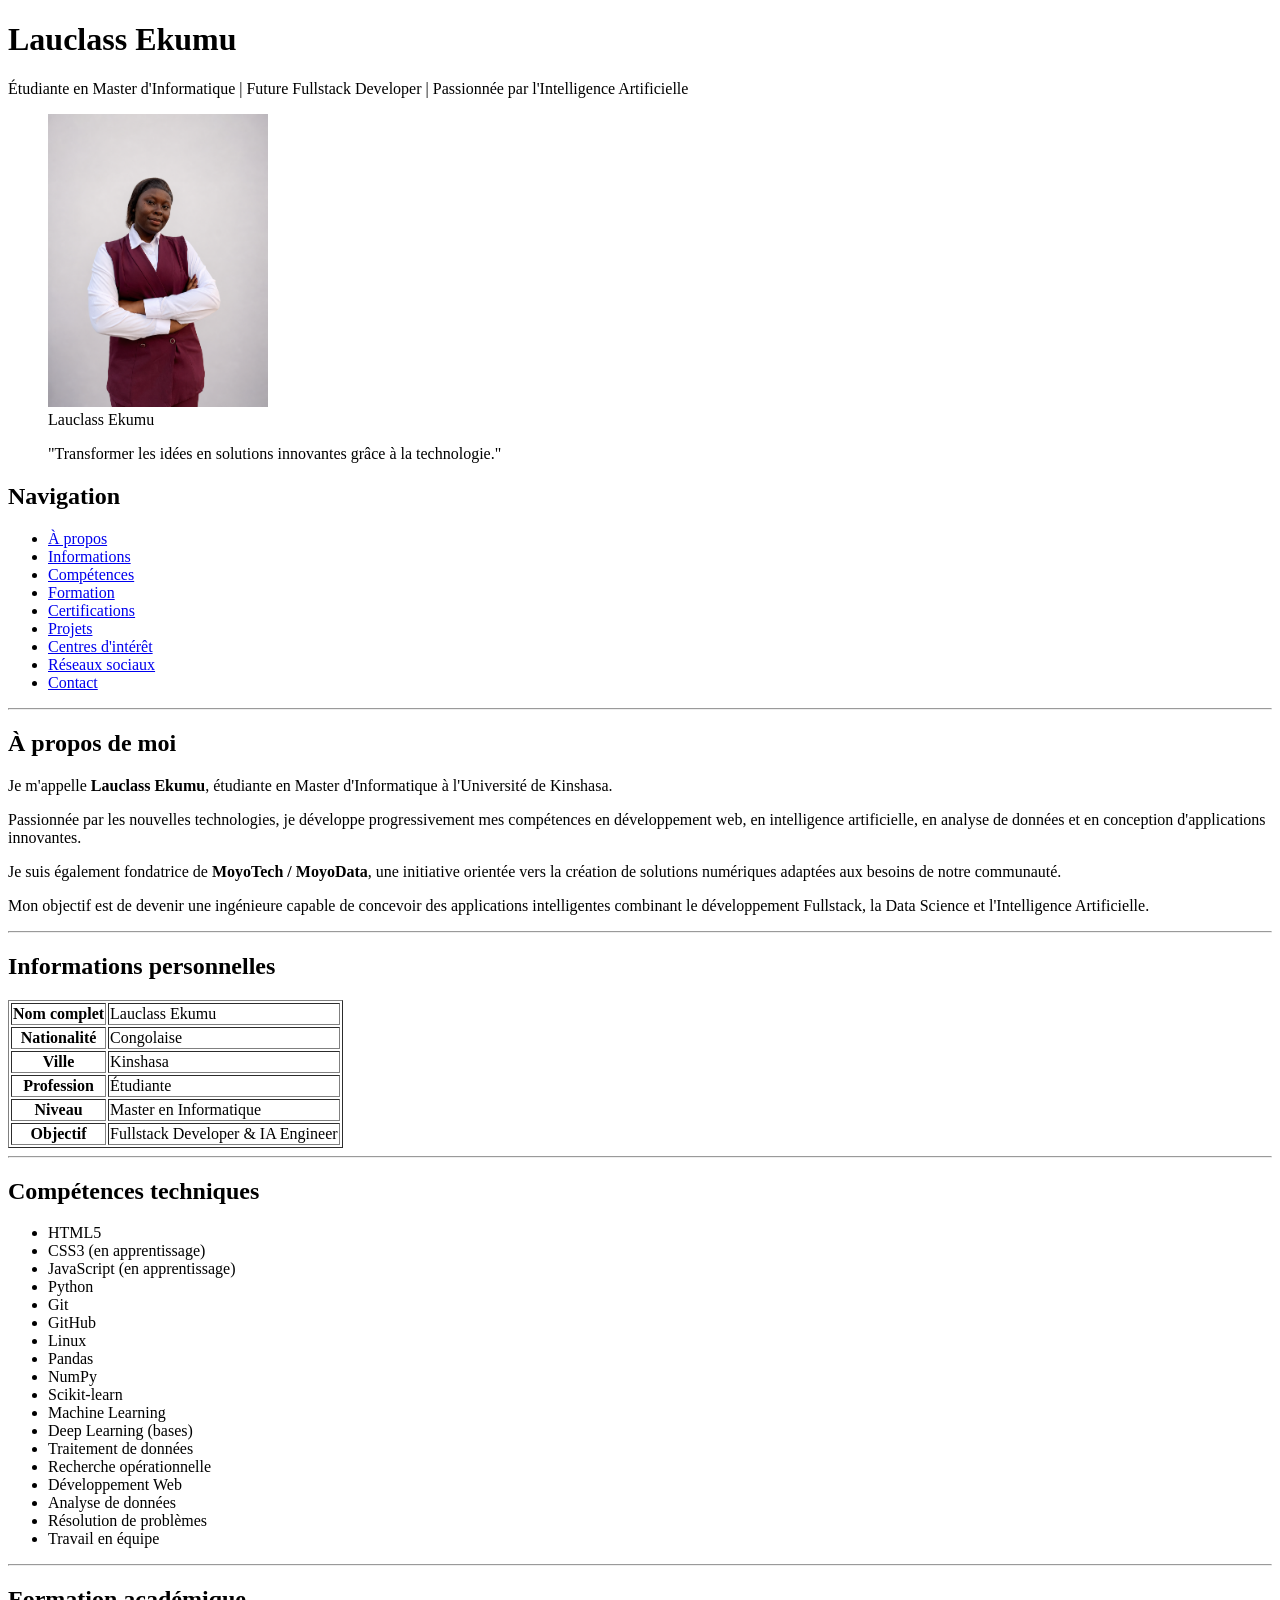
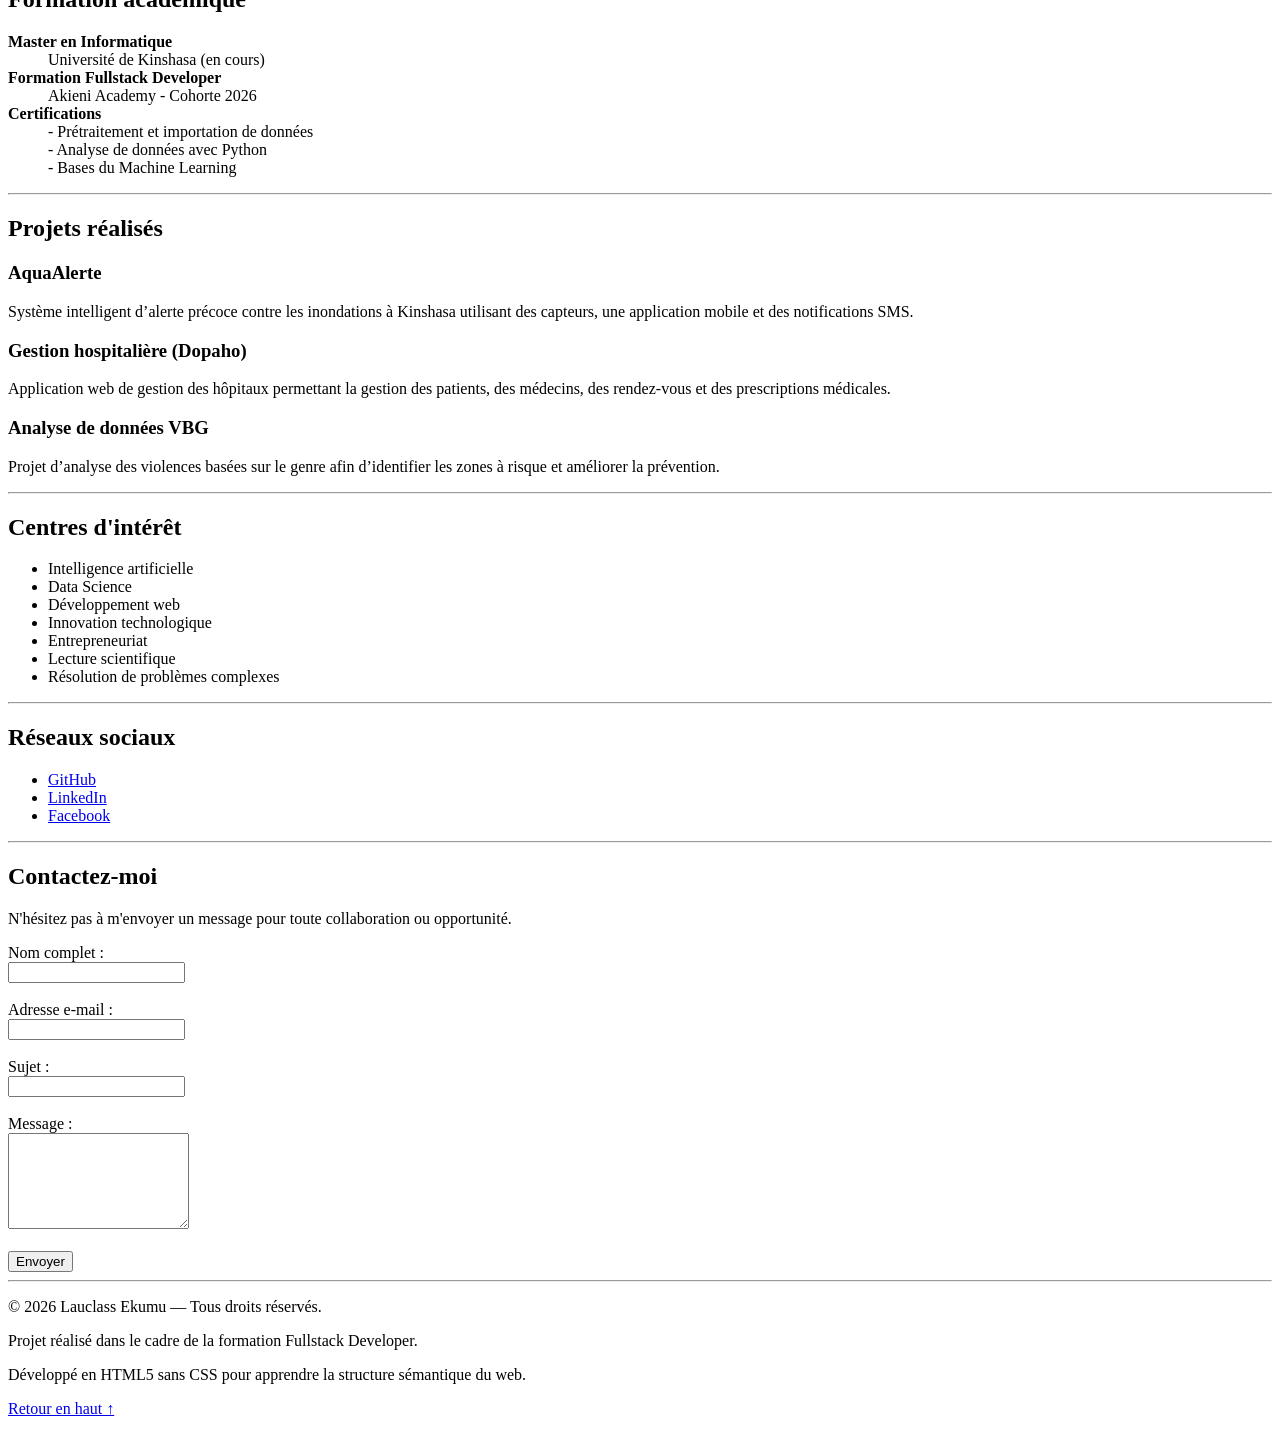
<file: S2/profil/index.html>
<!DOCTYPE html>
<html lang="fr">

<head>
    <!-- ==========================================================
         MÉTADONNÉES DU DOCUMENT
    =========================================================== -->

    <meta charset="UTF-8">
    <meta name="viewport" content="width=device-width, initial-scale=1.0">

    <meta name="description"
        content="Portfolio personnel de Lauclass Ekumu, étudiante en informatique, entrepreneure et future développeuse Fullstack.">

    <meta name="keywords"
        content="Portfolio, HTML, Fullstack, Python, Machine Learning, Développement Web, Data Science">

    <meta name="author" content="Lauclass Ekumu">

    <title>Portfolio | Lauclass Ekumu</title>

</head>

<body>

    <!-- ==========================================================
                           EN-TÊTE
    =========================================================== -->

    <header>

        <h1>Lauclass Ekumu</h1>

        <p>
            Étudiante en Master d'Informatique |
            Future Fullstack Developer |
            Passionnée par l'Intelligence Artificielle
        </p>

        <figure>

            <img
                src="images/img_law_1.png"
                alt="Photo de profil de Lauclass Ekumu"
                width="220">

            <figcaption>
                Lauclass Ekumu
            </figcaption>

        </figure>

        <blockquote>
            <p>
                "Transformer les idées en solutions innovantes grâce à la technologie."
            </p>
        </blockquote>

        <!-- ================= MENU ================= -->

        <nav>

            <h2>Navigation</h2>

            <ul>

                <li><a href="#about">À propos</a></li>

                <li><a href="#infos">Informations</a></li>

                <li><a href="#skills">Compétences</a></li>

                <li><a href="#education">Formation</a></li>

                <li><a href="#certifications">Certifications</a></li>

                <li><a href="#projects">Projets</a></li>

                <li><a href="#interests">Centres d'intérêt</a></li>

                <li><a href="#social">Réseaux sociaux</a></li>

                <li><a href="#contact">Contact</a></li>

            </ul>

        </nav>

        <hr>

    </header>

    <!-- ==========================================================
                     CONTENU PRINCIPAL
    =========================================================== -->

    <main>

        <!-- ======================================================
                         À PROPOS
        ======================================================= -->

        <section id="about">

            <h2>À propos de moi</h2>

            <p>
                Je m'appelle <strong>Lauclass Ekumu</strong>,
                étudiante en Master d'Informatique à
                l'Université de Kinshasa.
            </p>

            <p>
                Passionnée par les nouvelles technologies,
                je développe progressivement mes compétences
                en développement web, en intelligence artificielle,
                en analyse de données et en conception
                d'applications innovantes.
            </p>

            <p>
                Je suis également fondatrice de
                <strong>MoyoTech / MoyoData</strong>,
                une initiative orientée vers la création
                de solutions numériques adaptées aux besoins
                de notre communauté.
            </p>

            <p>
                Mon objectif est de devenir une ingénieure
                capable de concevoir des applications
                intelligentes combinant le développement
                Fullstack, la Data Science et
                l'Intelligence Artificielle.
            </p>

        </section>

        <hr>

        <!-- ======================================================
                     INFORMATIONS PERSONNELLES
        ======================================================= -->

        <section id="infos">

            <h2>Informations personnelles</h2>

            <table border="1">

                <tr>
                    <th>Nom complet</th>
                    <td>Lauclass Ekumu</td>
                </tr>

                <tr>
                    <th>Nationalité</th>
                    <td>Congolaise</td>
                </tr>

                <tr>
                    <th>Ville</th>
                    <td>Kinshasa</td>
                </tr>

                <tr>
                    <th>Profession</th>
                    <td>Étudiante</td>
                </tr>

                <tr>
                    <th>Niveau</th>
                    <td>Master en Informatique</td>
                </tr>

                <tr>
                    <th>Objectif</th>
                    <td>Fullstack Developer & IA Engineer</td>
                </tr>

            </table>

        </section>

        <hr>

        <!-- ======================================================
                         COMPÉTENCES
        ======================================================= -->

        <section id="skills">

            <h2>Compétences techniques</h2>

            <ul>

                <li>HTML5</li>

                <li>CSS3 (en apprentissage)</li>

                <li>JavaScript (en apprentissage)</li>

                <li>Python</li>

                <li>Git</li>

                <li>GitHub</li>

                <li>Linux</li>

                <li>Pandas</li>

                <li>NumPy</li>

                <li>Scikit-learn</li>

                <li>Machine Learning</li>

                <li>Deep Learning (bases)</li>

                <li>Traitement de données</li>

                <li>Recherche opérationnelle</li>

                <li>Développement Web</li>

                <li>Analyse de données</li>

                <li>Résolution de problèmes</li>

                <li>Travail en équipe</li>

            </ul>

        </section>

        <hr>

                <!-- ======================================================
                         FORMATION
        ======================================================= -->

        <section id="education">

            <h2>Formation académique</h2>

            <dl>

                <dt><strong>Master en Informatique</strong></dt>
                <dd>Université de Kinshasa (en cours)</dd>

                <dt><strong>Formation Fullstack Developer</strong></dt>
                <dd>Akieni Academy - Cohorte 2026</dd>

                <dt><strong>Certifications</strong></dt>
                <dd>
                    - Prétraitement et importation de données<br>
                    - Analyse de données avec Python<br>
                    - Bases du Machine Learning
                </dd>

            </dl>

        </section>

        <hr>

        <!-- ======================================================
                         PROJETS
        ======================================================= -->

        <section id="projects">

            <h2>Projets réalisés</h2>

            <article>

                <h3>AquaAlerte</h3>

                <p>
                    Système intelligent d’alerte précoce contre les inondations
                    à Kinshasa utilisant des capteurs, une application mobile
                    et des notifications SMS.
                </p>

            </article>

            <article>

                <h3>Gestion hospitalière (Dopaho)</h3>

                <p>
                    Application web de gestion des hôpitaux permettant la
                    gestion des patients, des médecins, des rendez-vous et
                    des prescriptions médicales.
                </p>

            </article>

            <article>

                <h3>Analyse de données VBG</h3>

                <p>
                    Projet d’analyse des violences basées sur le genre afin
                    d’identifier les zones à risque et améliorer la prévention.
                </p>

            </article>

        </section>

        <hr>

        <!-- ======================================================
                         CENTRES D'INTÉRÊT
        ======================================================= -->

        <section id="interests">

            <h2>Centres d'intérêt</h2>

            <ul>

                <li>Intelligence artificielle</li>
                <li>Data Science</li>
                <li>Développement web</li>
                <li>Innovation technologique</li>
                <li>Entrepreneuriat</li>
                <li>Lecture scientifique</li>
                <li>Résolution de problèmes complexes</li>

            </ul>

        </section>

        <hr>

        <!-- ======================================================
                         RÉSEAUX SOCIAUX
        ======================================================= -->

        <section id="social">

            <h2>Réseaux sociaux</h2>

            <ul>

                <li>
                    <a href="https://github.com/" target="_blank">GitHub</a>
                </li>

                <li>
                    <a href="https://www.linkedin.com/" target="_blank">LinkedIn</a>
                </li>

                <li>
                    <a href="https://www.facebook.com/" target="_blank">Facebook</a>
                </li>

            </ul>

        </section>

        <hr>

                <!-- ======================================================
                         CONTACT
        ======================================================= -->

        <section id="contact">

            <h2>Contactez-moi</h2>

            <p>
                N'hésitez pas à m'envoyer un message pour toute collaboration ou opportunité.
            </p>

            <form action="#" method="post">

                <!-- Nom -->
                <div>

                    <label for="name">Nom complet :</label><br>

                    <input type="text" id="name" name="name" required>

                </div>

                <br>

                <!-- Email -->
                <div>

                    <label for="email">Adresse e-mail :</label><br>

                    <input type="email" id="email" name="email" required>

                </div>

                <br>

                <!-- Sujet -->
                <div>

                    <label for="subject">Sujet :</label><br>

                    <input type="text" id="subject" name="subject" required>

                </div>

                <br>

                <!-- Message -->
                <div>

                    <label for="message">Message :</label><br>

                    <textarea id="message" name="message" rows="6" required></textarea>

                </div>

                <br>

                <!-- Bouton -->
                <div>

                    <button type="submit">Envoyer</button>

                </div>

            </form>

        </section>

    </main>

    <!-- ======================================================
                         FOOTER
    ======================================================= -->

    <footer>

        <hr>

        <p>
            © 2026 Lauclass Ekumu — Tous droits réservés.
        </p>

        <p>
            Projet réalisé dans le cadre de la formation Fullstack Developer.
        </p>

        <p>
            Développé en HTML5 sans CSS pour apprendre la structure sémantique du web.
        </p>

        <!-- Lien retour en haut -->
        <p>
            <a href="#top">Retour en haut ↑</a>
        </p>

    </footer>

</body>
</html>
</file>
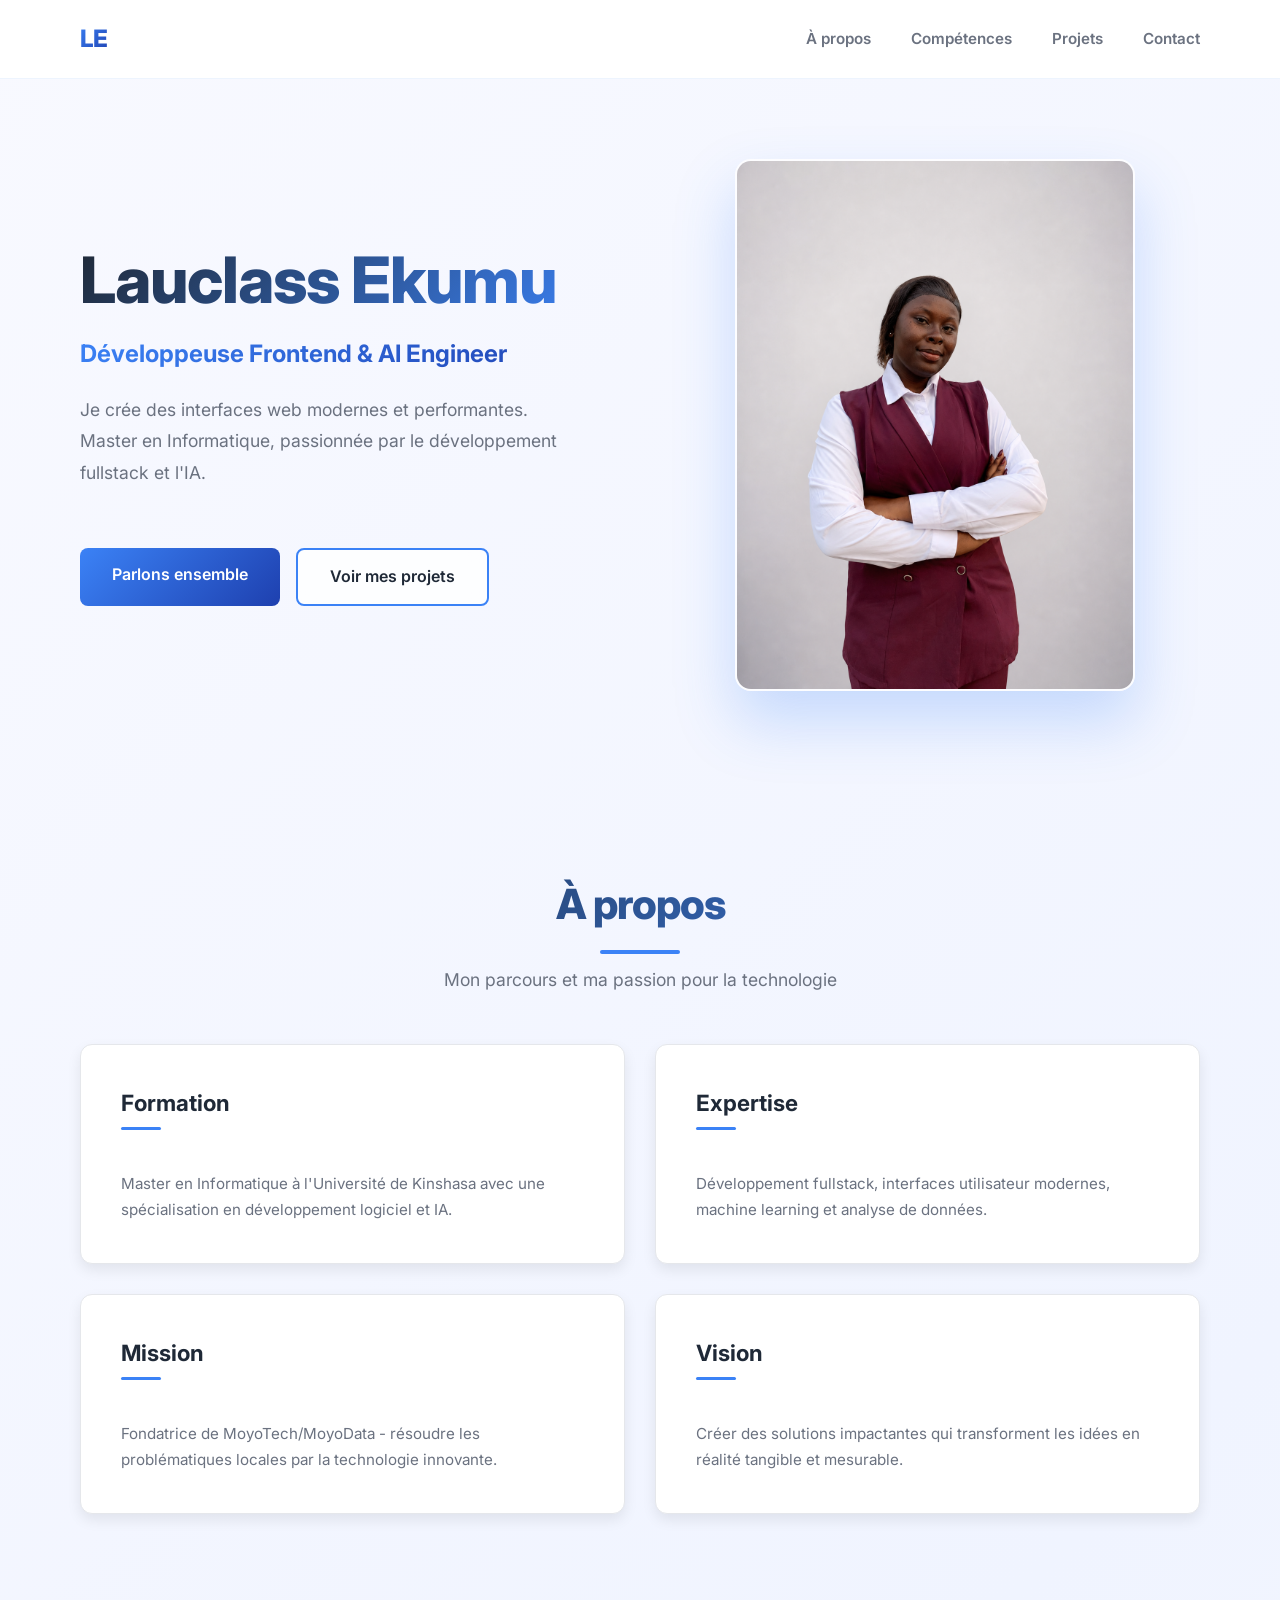
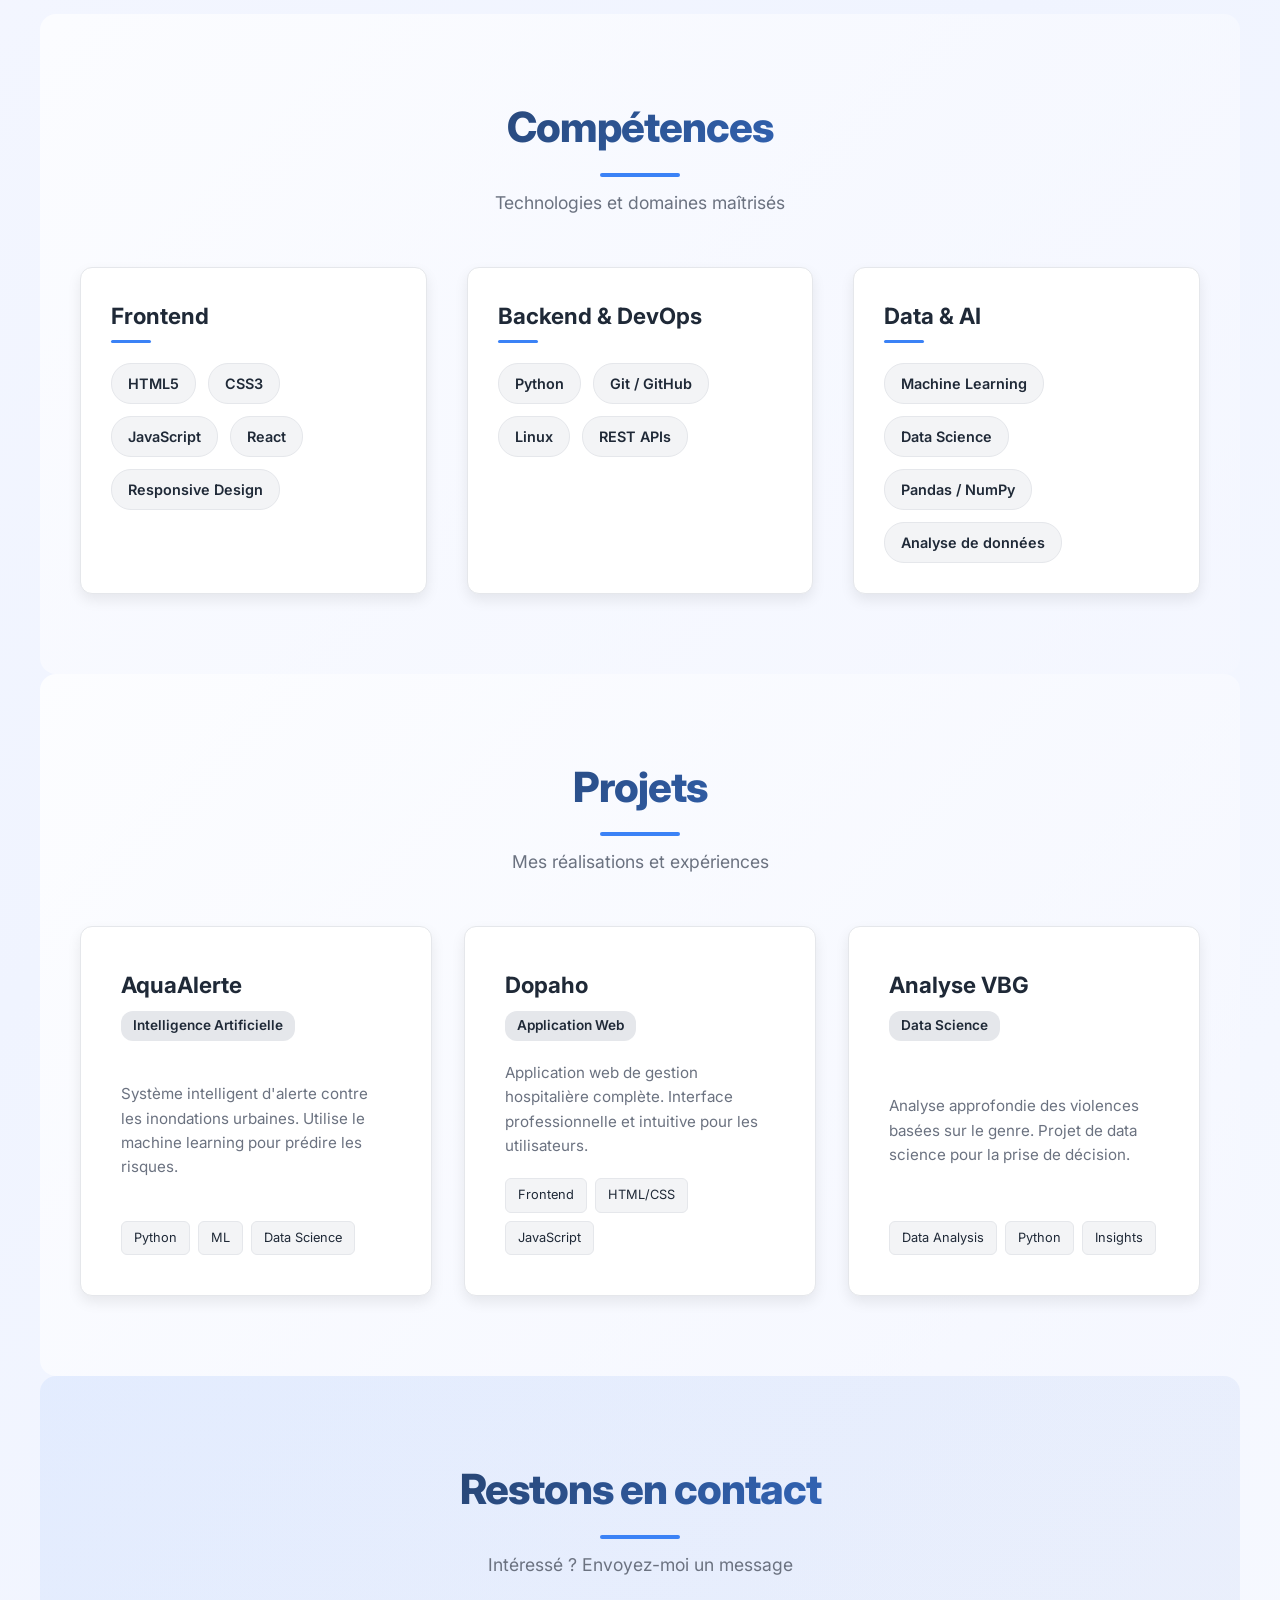
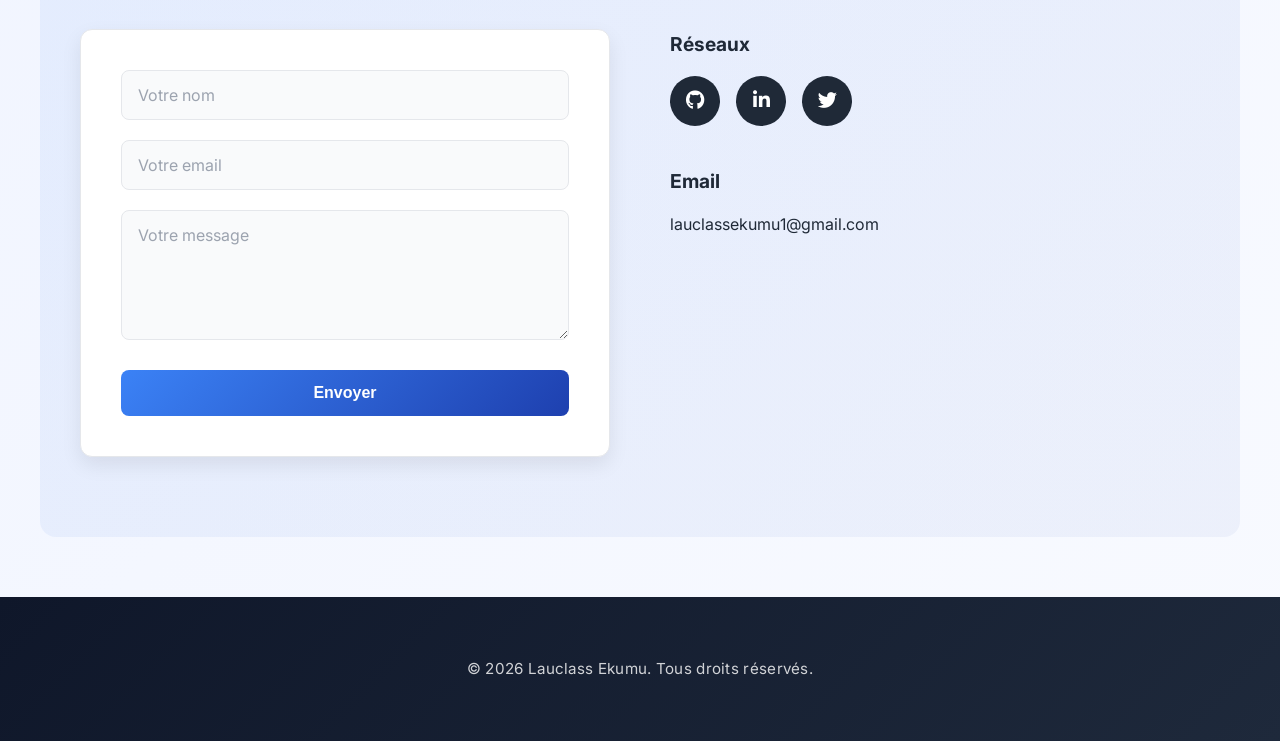
<file: S3/profil_pro/index.html>
<!DOCTYPE html>
<html lang="fr">
<head>
  <meta charset="UTF-8">
  <meta name="viewport" content="width=device-width, initial-scale=1.0">
  <title>Portfolio | Lauclass Ekumu</title>
  <link rel="stylesheet" href="style.css">
  <!-- Font Awesome -->
  <link 
    rel="stylesheet" 
    href="https://cdnjs.cloudflare.com/ajax/libs/font-awesome/6.5.0/css/all.min.css"
  />
</head>
<body>
  <div class="portfolio-site">
    <!-- NAVIGATION -->
    <nav class="top-nav">
      <div class="nav-content">
        <div class="nav-logo">LE</div>
        <div class="nav-links">
          <a href="#about">À propos</a>
          <a href="#skills">Compétences</a>
          <a href="#projects">Projets</a>
          <a href="#contact">Contact</a>
        </div>
      </div>
    </nav>

    <!-- HERO SECTION -->
    <header class="hero">
      <div class="hero-content">
        <div class="hero-text">
          <h1>Lauclass Ekumu</h1>
          <p class="hero-subtitle">Développeuse Frontend & AI Engineer</p>
          <p class="hero-description">
            Je crée des interfaces web modernes et performantes. Master en Informatique, 
            passionnée par le développement fullstack et l'IA.
          </p>
          <div class="hero-cta">
            <a href="#contact" class="btn btn-primary">Parlons ensemble</a>
            <a href="#projects" class="btn btn-secondary">Voir mes projets</a>
          </div>
        </div>
        <div class="hero-image">
          <img src="images/img_law_1.png" alt="Photo de profil de Lauclass Ekumu">
        </div>
      </div>
    </header>

    <main class="main-content">
      <!-- ABOUT SECTION -->
      <section id="about" class="section section-about">
        <div class="section-header">
          <h2>À propos</h2>
          <p>Mon parcours et ma passion pour la technologie</p>
        </div>
        <div class="about-grid">
          <div class="about-block">
            <h3>Formation</h3>
            <p>Master en Informatique à l'Université de Kinshasa avec une spécialisation en développement logiciel et IA.</p>
          </div>
          <div class="about-block">
            <h3>Expertise</h3>
            <p>Développement fullstack, interfaces utilisateur modernes, machine learning et analyse de données.</p>
          </div>
          <div class="about-block">
            <h3>Mission</h3>
            <p>Fondatrice de MoyoTech/MoyoData - résoudre les problématiques locales par la technologie innovante.</p>
          </div>
          <div class="about-block">
            <h3>Vision</h3>
            <p>Créer des solutions impactantes qui transforment les idées en réalité tangible et mesurable.</p>
          </div>
        </div>
      </section>

      <!-- SKILLS SECTION -->
      <section id="skills" class="section section-skills">
        <div class="section-header">
          <h2>Compétences</h2>
          <p>Technologies et domaines maîtrisés</p>
        </div>
        <div class="skills-container">
          <div class="skill-category">
            <h3>Frontend</h3>
            <div class="skill-tags">
              <span class="skill-tag">HTML5</span>
              <span class="skill-tag">CSS3</span>
              <span class="skill-tag">JavaScript</span>
              <span class="skill-tag">React</span>
              <span class="skill-tag">Responsive Design</span>
            </div>
          </div>
          <div class="skill-category">
            <h3>Backend & DevOps</h3>
            <div class="skill-tags">
              <span class="skill-tag">Python</span>
              <span class="skill-tag">Git / GitHub</span>
              <span class="skill-tag">Linux</span>
              <span class="skill-tag">REST APIs</span>
            </div>
          </div>
          <div class="skill-category">
            <h3>Data & AI</h3>
            <div class="skill-tags">
              <span class="skill-tag">Machine Learning</span>
              <span class="skill-tag">Data Science</span>
              <span class="skill-tag">Pandas / NumPy</span>
              <span class="skill-tag">Analyse de données</span>
            </div>
          </div>
        </div>
      </section>

      <!-- PROJECTS SECTION -->
      <section id="projects" class="section section-projects">
        <div class="section-header">
          <h2>Projets</h2>
          <p>Mes réalisations et expériences</p>
        </div>
        <div class="projects-grid">
          <div class="project-card">
            <div class="project-header">
              <h3>AquaAlerte</h3>
              <p class="project-tag">Intelligence Artificielle</p>
            </div>
            <p class="project-description">
              Système intelligent d'alerte contre les inondations urbaines. 
              Utilise le machine learning pour prédire les risques.
            </p>
            <div class="project-tech">
              <span>Python</span>
              <span>ML</span>
              <span>Data Science</span>
            </div>
          </div>
          <div class="project-card">
            <div class="project-header">
              <h3>Dopaho</h3>
              <p class="project-tag">Application Web</p>
            </div>
            <p class="project-description">
              Application web de gestion hospitalière complète. 
              Interface professionnelle et intuitive pour les utilisateurs.
            </p>
            <div class="project-tech">
              <span>Frontend</span>
              <span>HTML/CSS</span>
              <span>JavaScript</span>
            </div>
          </div>
          <div class="project-card">
            <div class="project-header">
              <h3>Analyse VBG</h3>
              <p class="project-tag">Data Science</p>
            </div>
            <p class="project-description">
              Analyse approfondie des violences basées sur le genre. 
              Projet de data science pour la prise de décision.
            </p>
            <div class="project-tech">
              <span>Data Analysis</span>
              <span>Python</span>
              <span>Insights</span>
            </div>
          </div>
        </div>
      </section>

      <!-- CONTACT SECTION -->
      <section id="contact" class="section section-contact">
        <div class="section-header">
          <h2>Restons en contact</h2>
          <p>Intéressé ? Envoyez-moi un message</p>
        </div>
        <div class="contact-container">
          <form class="contact-form">
            <div class="form-group">
              <input type="text" placeholder="Votre nom" required />
            </div>
            <div class="form-group">
              <input type="email" placeholder="Votre email" required />
            </div>
            <div class="form-group">
              <textarea placeholder="Votre message" rows="5" required></textarea>
            </div>
            <button type="submit" class="btn btn-primary">Envoyer</button>
          </form>
          <div class="contact-info">
            <div class="info-item">
              <h4>Réseaux</h4>
              <div class="social-links">
                <a href="https://github.com" target="_blank" title="GitHub"><i class="fab fa-github"></i></a>
                <a href="https://linkedin.com" target="_blank" title="LinkedIn"><i class="fab fa-linkedin-in"></i></a>
                <a href="https://twitter.com" target="_blank" title="Twitter"><i class="fab fa-twitter"></i></a>
              </div>
            </div>
            <div class="info-item">
              <h4>Email</h4>
              <a href="mailto:lauclassekumu1@gmail.com">lauclassekumu1@gmail.com</a>
            </div>
          </div>
        </div>
      </section>
    </main>

    <!-- FOOTER -->
    <footer class="footer">
      <p>&copy; 2026 Lauclass Ekumu. Tous droits réservés.</p>
    </footer>
  </div>
</body>
</html>
</file>
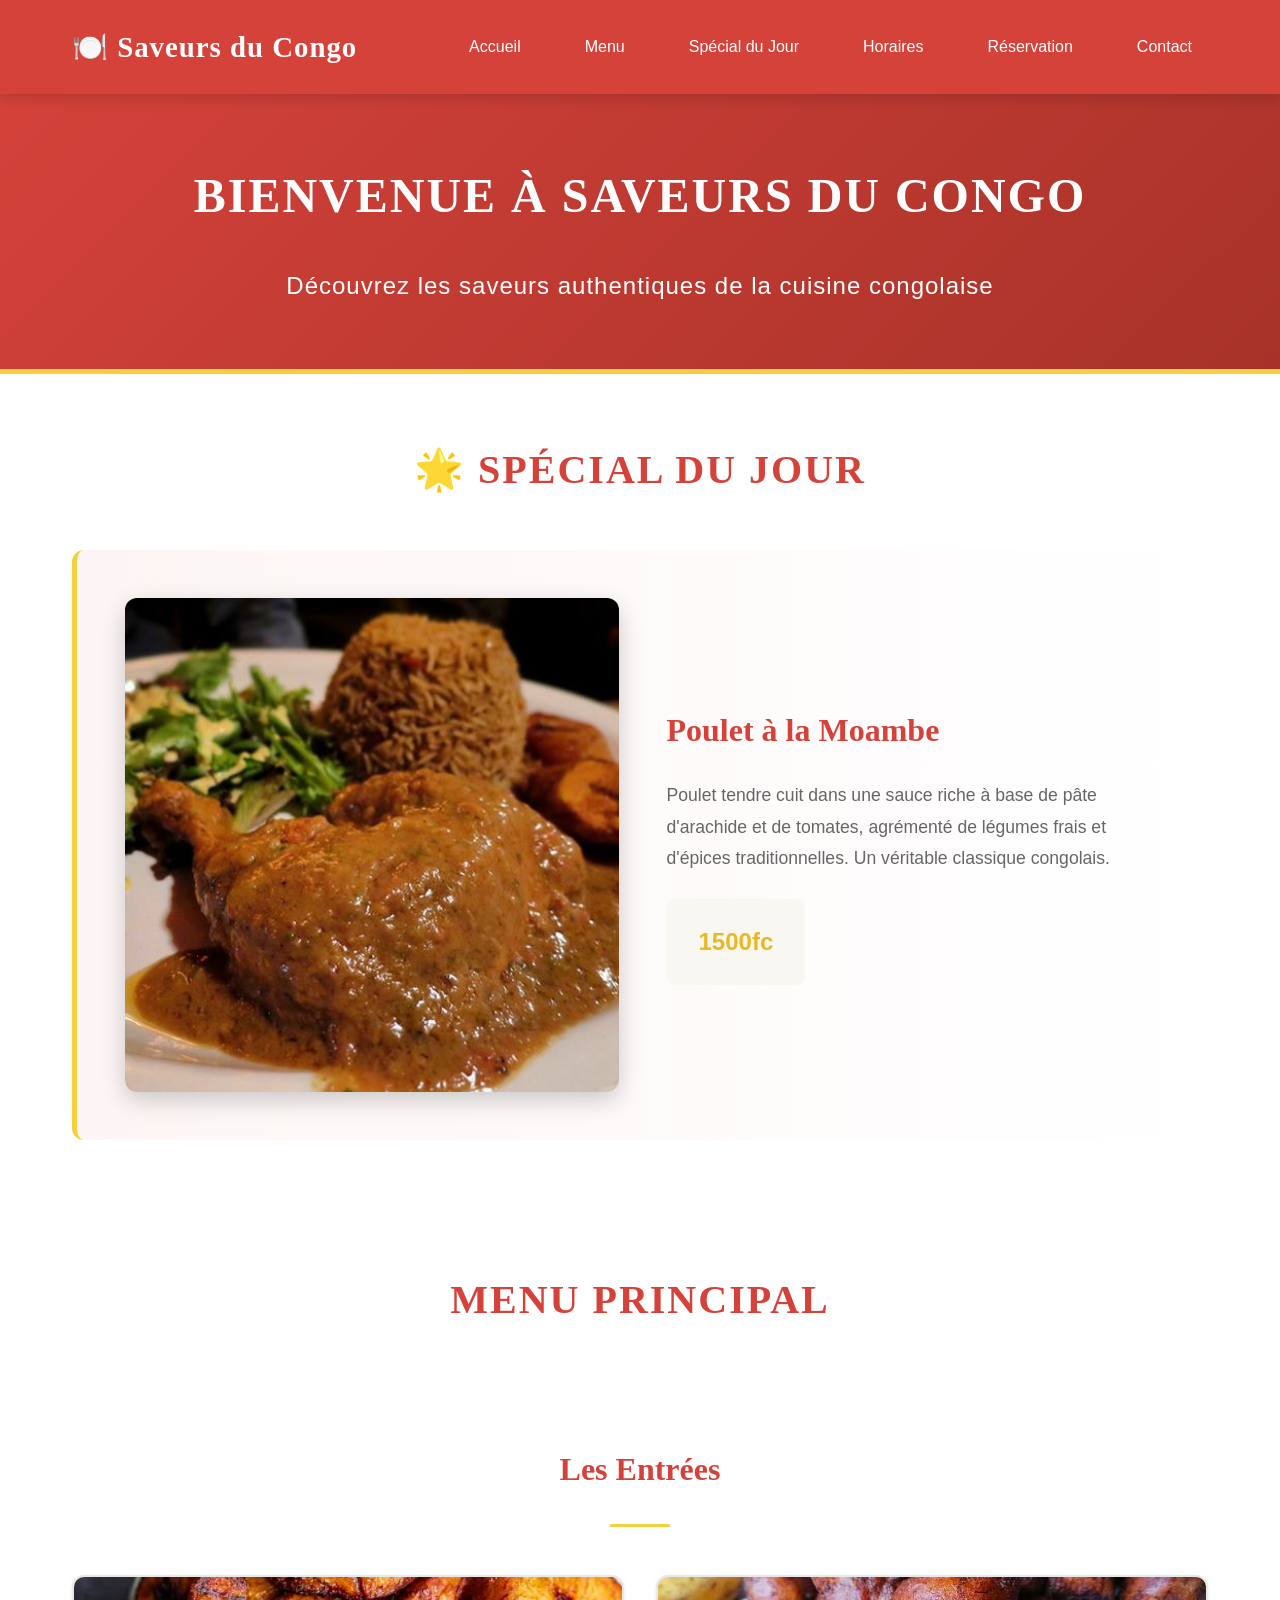
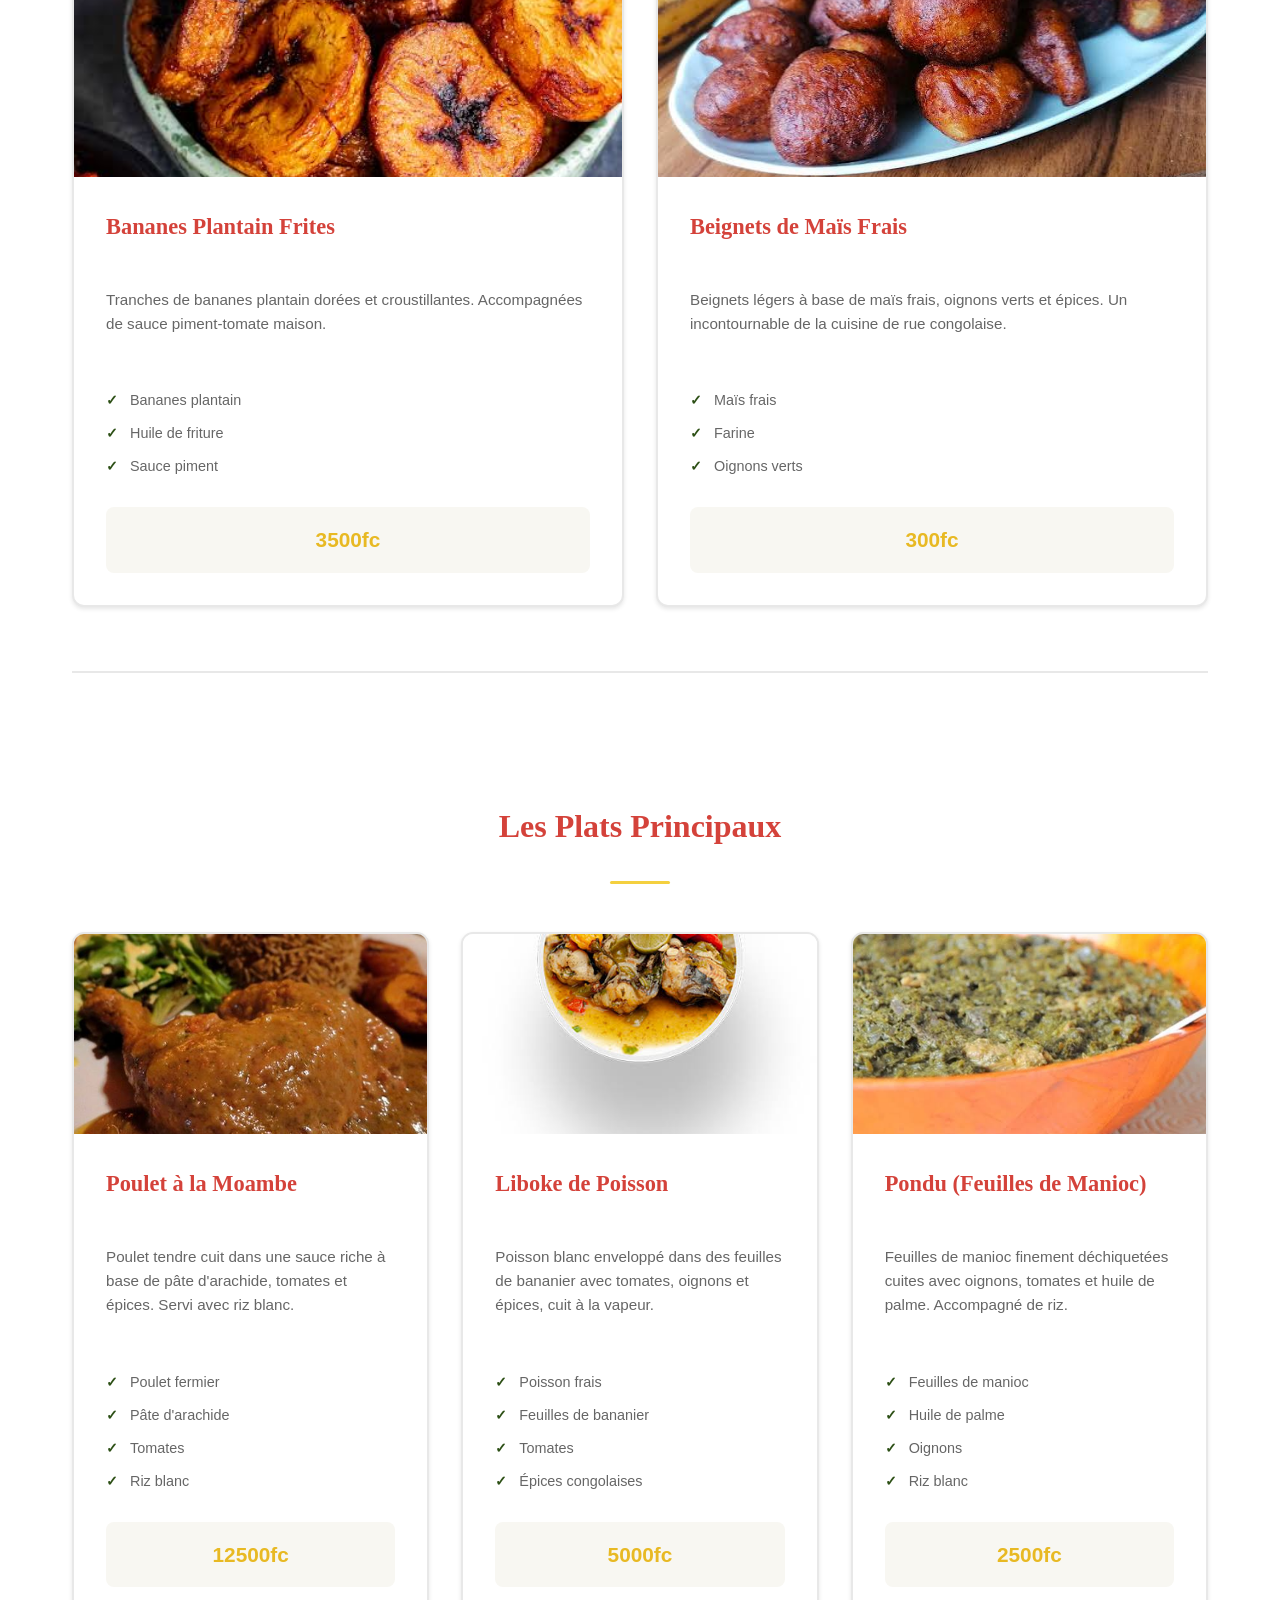
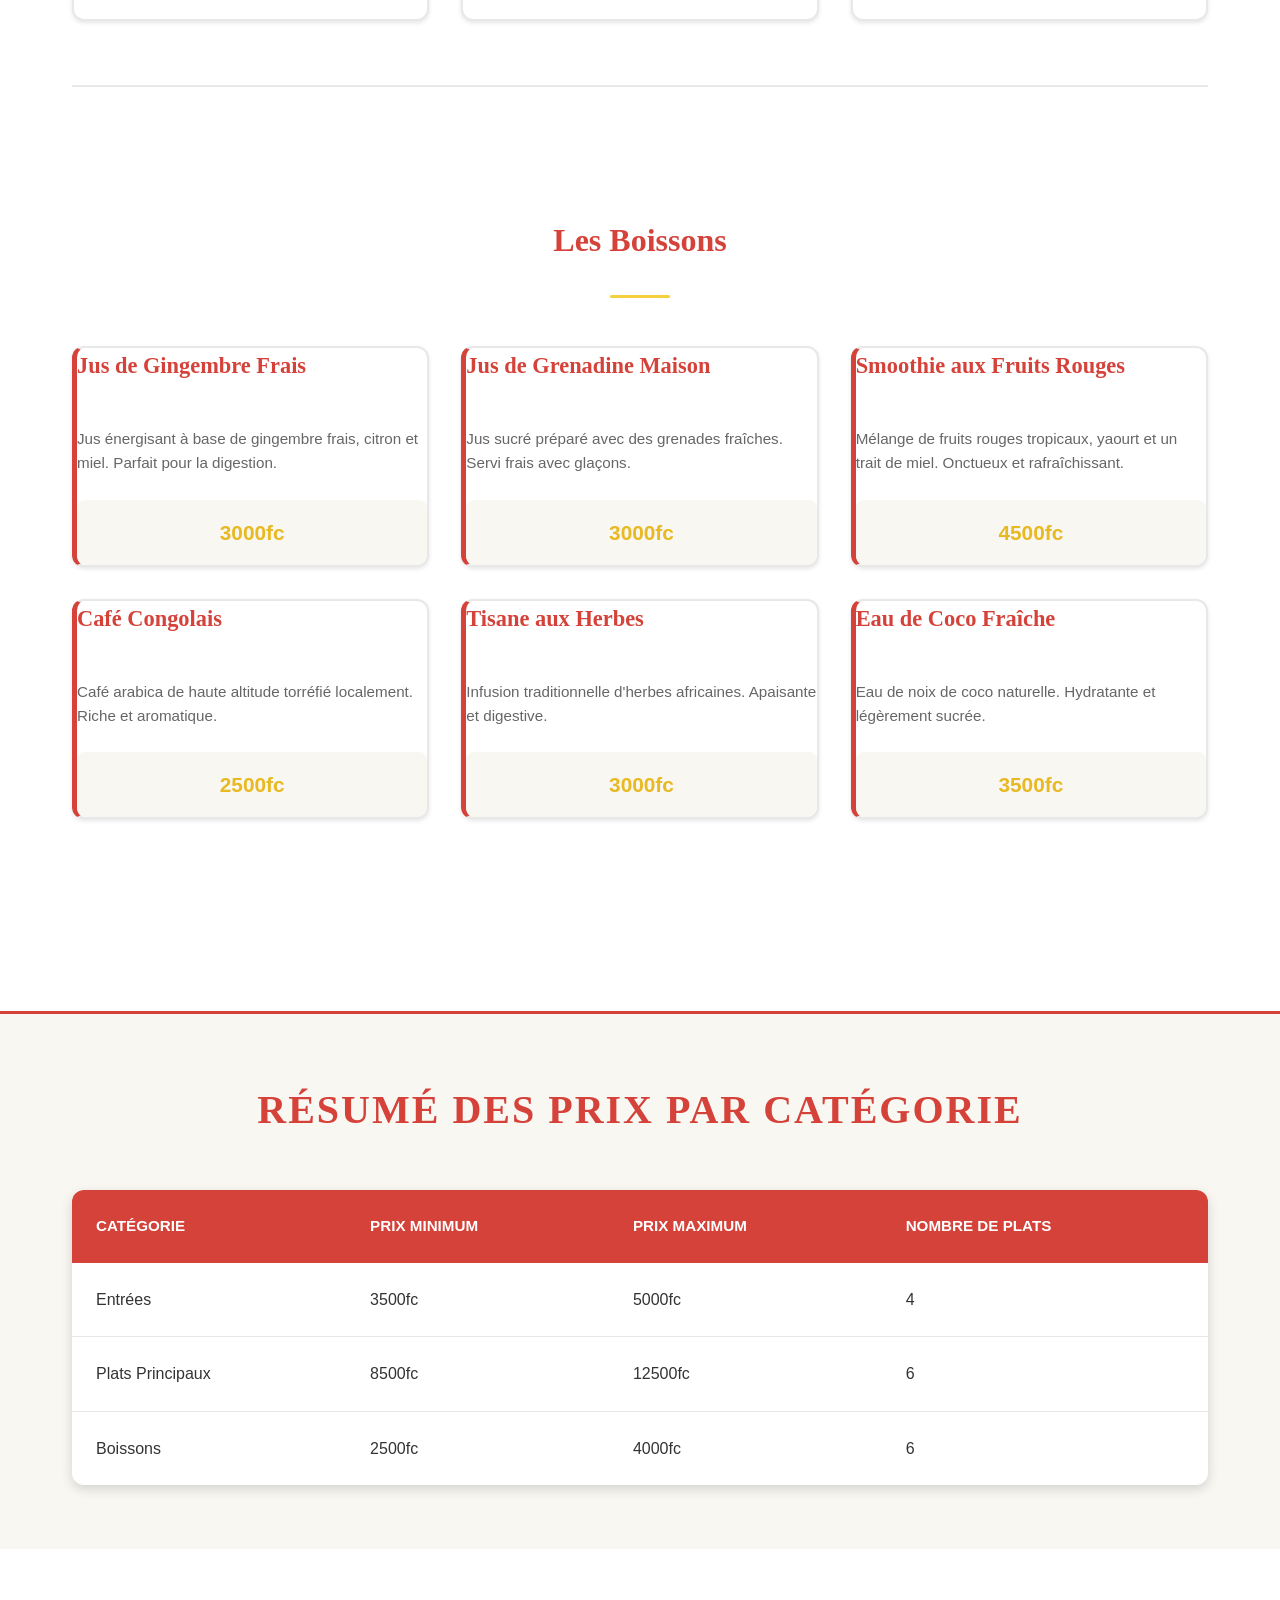
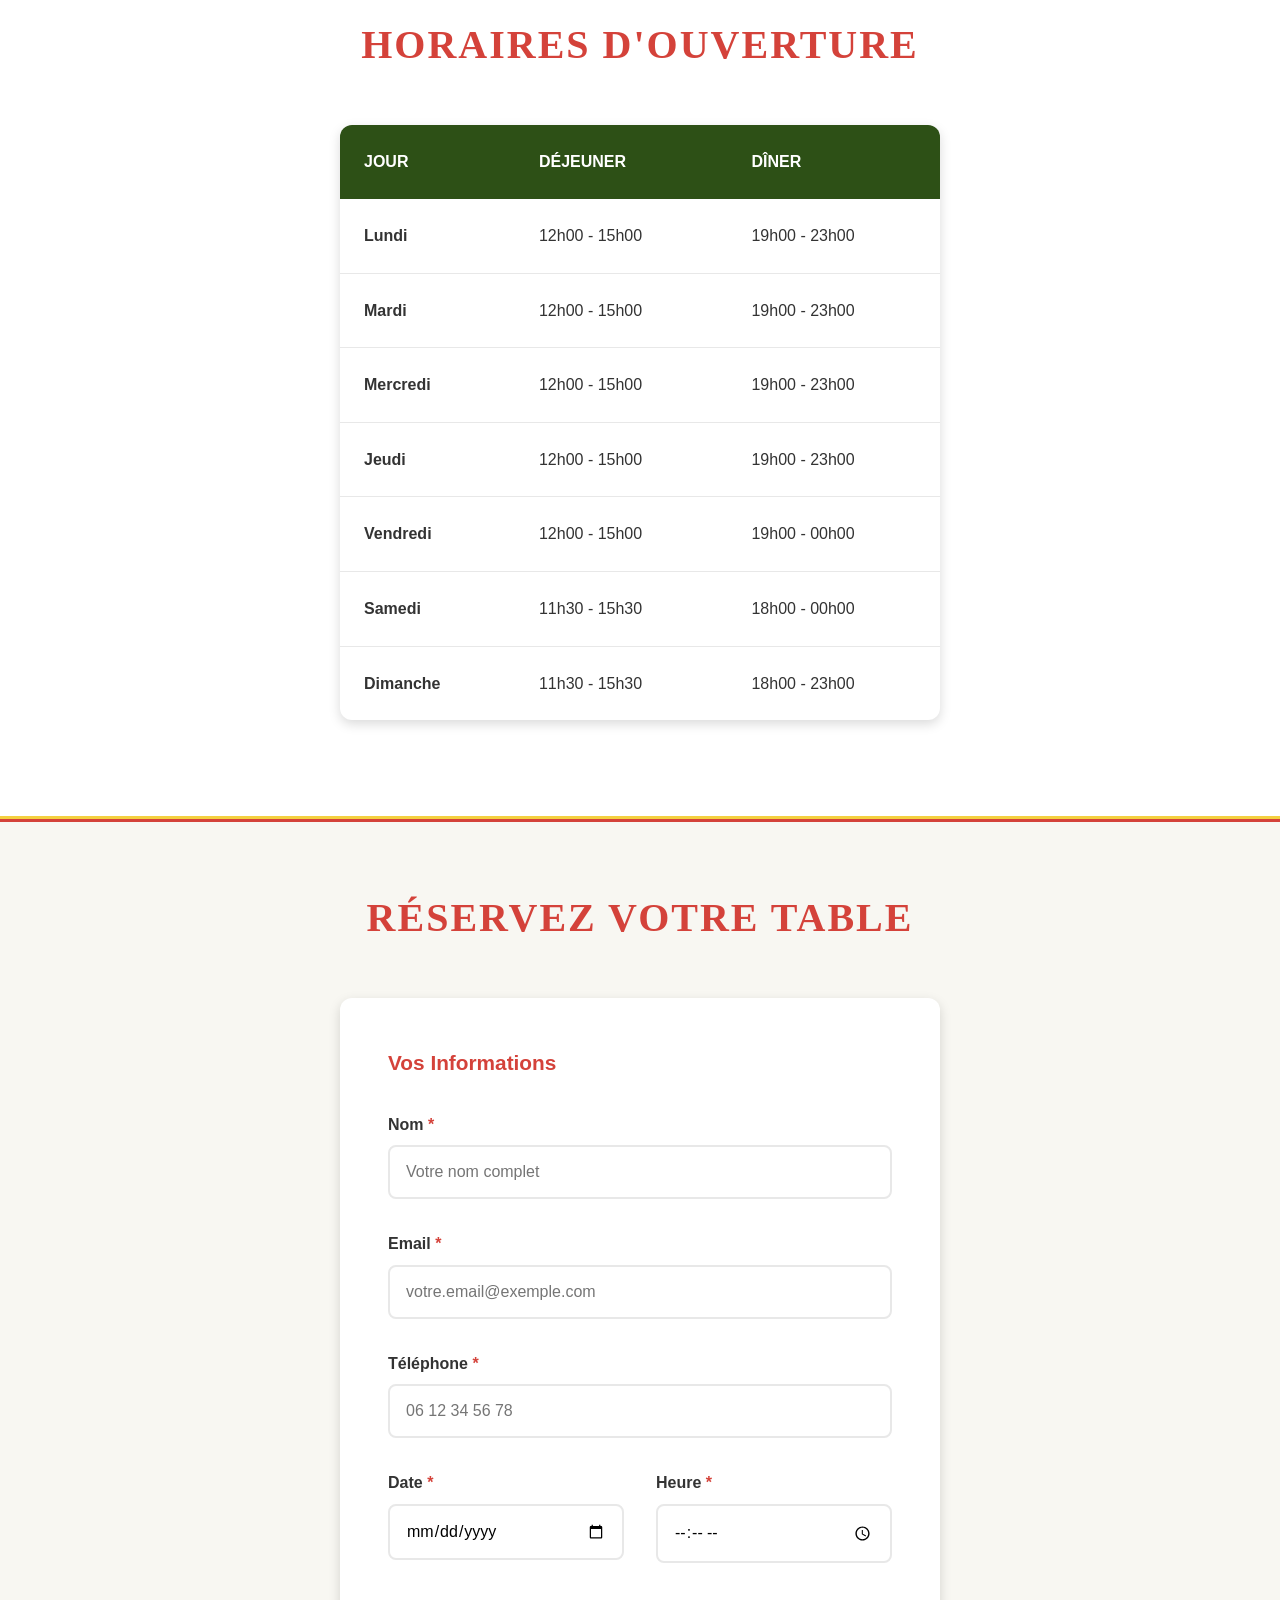
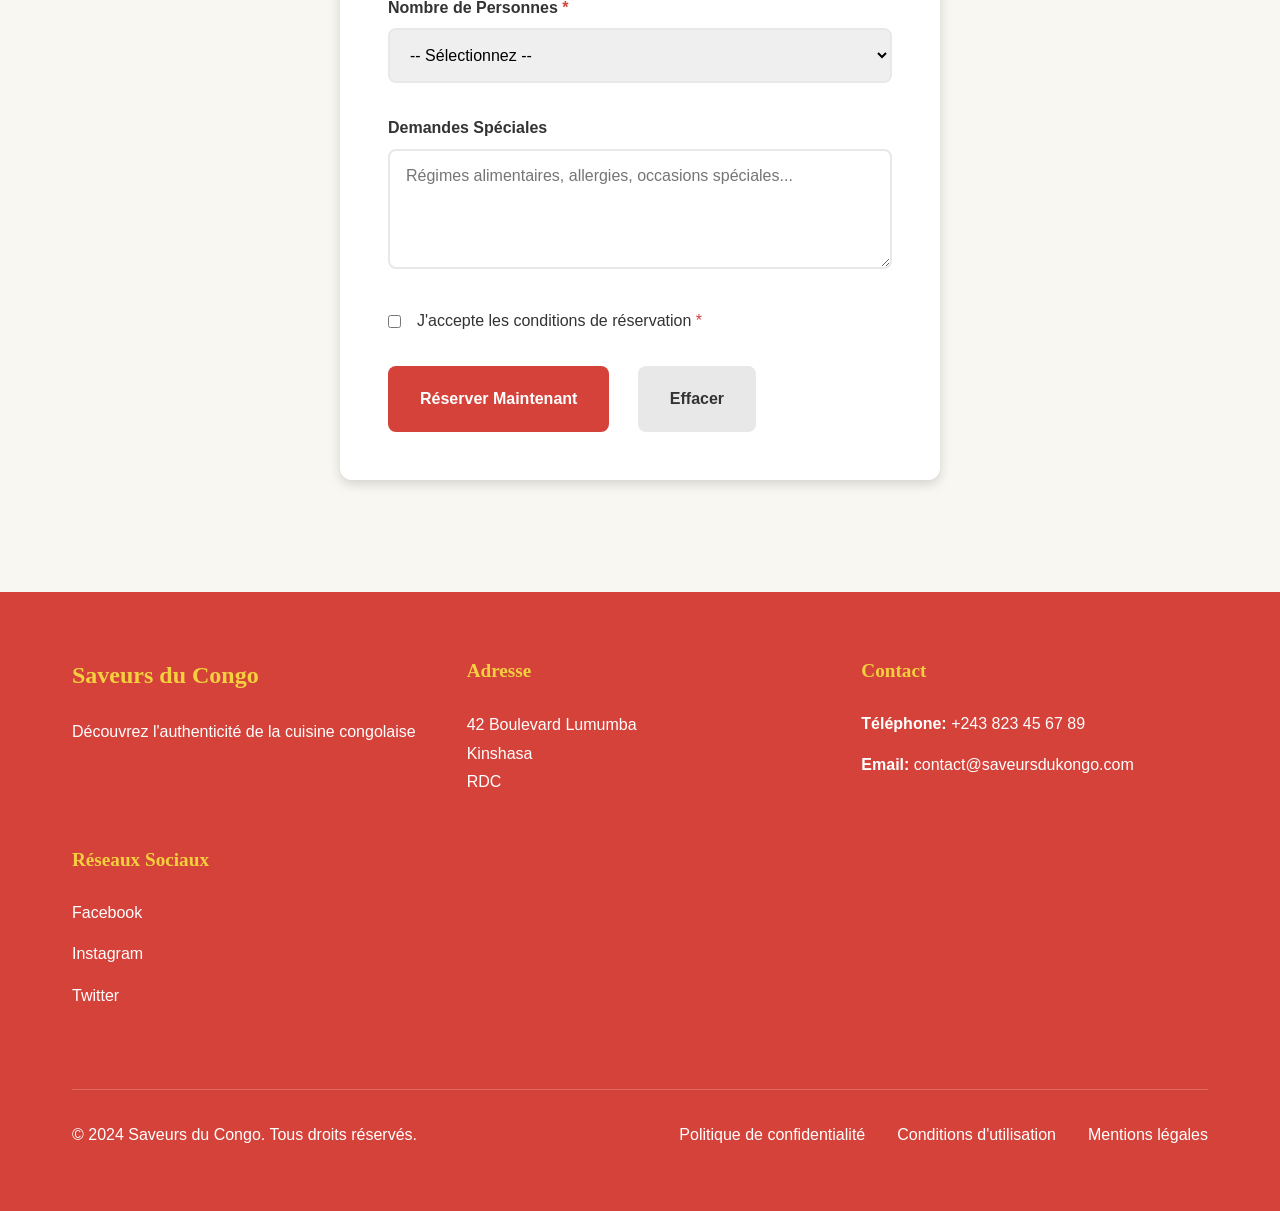
<file: S2/restaurant/restaurant/index.html>
<!DOCTYPE html>
<html lang="fr">
<head>
    <meta charset="UTF-8">
    <meta name="viewport" content="width=device-width, initial-scale=1.0">
    <meta name="description" content="Menu interactif du Restaurant Saveurs du Congo - Plats authentiques congolais">
    <title>Saveurs du Congo - Menu Interactif</title>
    <link rel="stylesheet" href="style.css">
</head>
<body>
    <!-- Skip to content link for accessibility -->
    <a href="#main-content" class="skip-link">Sauter au contenu principal</a>

    <!-- Navigation principale -->
    <nav class="main-nav" role="navigation" aria-label="Navigation principale">
        <div class="nav-container">
            <div class="logo-section">
                <h1 class="restaurant-name">🍽️ Saveurs du Congo</h1>
            </div>
            <ul class="nav-menu" role="menubar">
                <li><a href="#accueil" class="nav-link" role="menuitem">Accueil</a></li>
                <li><a href="#menu" class="nav-link" role="menuitem">Menu</a></li>
                <li><a href="#special" class="nav-link" role="menuitem">Spécial du Jour</a></li>
                <li><a href="#horaires" class="nav-link" role="menuitem">Horaires</a></li>
                <li><a href="#reservation" class="nav-link" role="menuitem">Réservation</a></li>
                <li><a href="#contact" class="nav-link" role="menuitem">Contact</a></li>
            </ul>
        </div>
    </nav>

    <main id="main-content">
        <!-- Section Accueil -->
        <section id="accueil" class="hero-section">
            <div class="hero-content">
                <h2>Bienvenue à Saveurs du Congo</h2>
                <p class="hero-subtitle">Découvrez les saveurs authentiques de la cuisine congolaise</p>
            </div>
        </section>

        <!-- Section Spécial du Jour -->
        <section id="special" class="special-section" aria-labelledby="special-title">
            <div class="container">
                <h2 id="special-title">🌟 Spécial du Jour</h2>
                <article class="special-dish">
                    <div class="special-image">
                        <img src="images/poulet_moambe.jpg" alt="Poulet à la Moambe - Plat spécial du jour" loading="lazy">
                    </div>
                    <div class="special-info">
                        <h3>Poulet à la Moambe</h3>
                        <p class="special-description">Poulet tendre cuit dans une sauce riche à base de pâte d'arachide et de tomates, agrémenté de légumes frais et d'épices traditionnelles. Un véritable classique congolais.</p>
                        <span class="special-price" aria-label="Prix du plat spécial">1500fc</span>
                    </div>
                </article>
            </div>
        </section>

        <!-- Section Menu Principal -->
        <section id="menu" class="menu-section" aria-labelledby="menu-title">
            <div class="container">
                <h2 id="menu-title">Menu Principal</h2>

                    <!-- ENTRÉES -->
                <section id="entrees-panel" class="menu-panel" role="region">
                    <h3 id="entrees-title" class="category-title">Les Entrées</h3>
                    <div class="dishes-grid">

                        <article class="dish-card">
                            <figure>
                                <img src="images/makemba.jfif" alt="Bananes plantain frites - Entrée" loading="lazy">
                                <figcaption class="sr-only">Image du plat</figcaption>
                            </figure>
                            <div class="dish-content">
                                <h4>Bananes Plantain Frites</h4>
                                <p class="dish-description">Tranches de bananes plantain dorées et croustillantes. Accompagnées de sauce piment-tomate maison.</p>
                                <ul class="ingredients" aria-label="Ingrédients">
                                    <li>Bananes plantain</li>
                                    <li>Huile de friture</li>
                                    <li>Sauce piment</li>
                                </ul>
                                <span class="price">3500fc</span>
                            </div>
                        </article>

                        <article class="dish-card">
                            <figure>
                                <img src="images/beignet_mais.jfif" alt="Beignets de maïs - Entrée" loading="lazy">
                                <figcaption class="sr-only">Image du plat</figcaption>
                            </figure>
                            <div class="dish-content">
                                <h4>Beignets de Maïs Frais</h4>
                                <p class="dish-description">Beignets légers à base de maïs frais, oignons verts et épices. Un incontournable de la cuisine de rue congolaise.</p>
                                <ul class="ingredients" aria-label="Ingrédients">
                                    <li>Maïs frais</li>
                                    <li>Farine</li>
                                    <li>Oignons verts</li>
                                </ul>
                                <span class="price">300fc</span>
                            </div>
                        </article>

                    </div>
                </section>

                <!-- PLATS PRINCIPAUX -->
                <section id="plats-panel" class="menu-panel" role="region">
                    <h3 id="plats-title" class="category-title">Les Plats Principaux</h3>
                    <div class="dishes-grid">
                        <article class="dish-card">
                            <figure>
                                <img src="images/poulet_moambe.jpg" alt="Poulet à la Moambe - Plat principal" loading="lazy">
                                <figcaption class="sr-only">Image du plat</figcaption>
                            </figure>
                            <div class="dish-content">
                                <h4>Poulet à la Moambe</h4>
                                <p class="dish-description">Poulet tendre cuit dans une sauce riche à base de pâte d'arachide, tomates et épices. Servi avec riz blanc.</p>
                                <ul class="ingredients" aria-label="Ingrédients">
                                    <li>Poulet fermier</li>
                                    <li>Pâte d'arachide</li>
                                    <li>Tomates</li>
                                    <li>Riz blanc</li>
                                </ul>
                                <span class="price">12500fc</span>
                            </div>
                        </article>

                        <article class="dish-card">
                            <figure>
                                <img src="images/liboke poisson.jfif" alt="Liboke de Poisson - Plat principal" loading="lazy">
                                <figcaption class="sr-only">Image du plat</figcaption>
                            </figure>
                            <div class="dish-content">
                                <h4>Liboke de Poisson</h4>
                                <p class="dish-description">Poisson blanc enveloppé dans des feuilles de bananier avec tomates, oignons et épices, cuit à la vapeur.</p>
                                <ul class="ingredients" aria-label="Ingrédients">
                                    <li>Poisson frais</li>
                                    <li>Feuilles de bananier</li>
                                    <li>Tomates</li>
                                    <li>Épices congolaises</li>
                                </ul>
                                <span class="price">5000fc</span>
                            </div>
                        </article>


                        <article class="dish-card">
                            <figure>
                                <img src="images/pondu.jfif" alt="Pondu - Plat principal" loading="lazy">
                                <figcaption class="sr-only">Image du plat</figcaption>
                            </figure>
                            <div class="dish-content">
                                <h4>Pondu (Feuilles de Manioc)</h4>
                                <p class="dish-description">Feuilles de manioc finement déchiquetées cuites avec oignons, tomates et huile de palme. Accompagné de riz.</p>
                                <ul class="ingredients" aria-label="Ingrédients">
                                    <li>Feuilles de manioc</li>
                                    <li>Huile de palme</li>
                                    <li>Oignons</li>
                                    <li>Riz blanc</li>
                                </ul>
                                <span class="price">2500fc</span>
                            </div>
                        </article>
                    </section>
                        

                <!-- BOISSONS -->
                <section id="boissons-panel" class="menu-panel" role="region">
                    <h3 id="boissons-title" class="category-title">Les Boissons</h3>
                    <div class="dishes-grid">
                        <article class="dish-card beverage-card">
                            <h4>Jus de Gingembre Frais</h4>
                            <p class="dish-description">Jus énergisant à base de gingembre frais, citron et miel. Parfait pour la digestion.</p>
                            <span class="price">3000fc</span>
                        </article>

                        <article class="dish-card beverage-card">
                            <h4>Jus de Grenadine Maison</h4>
                            <p class="dish-description">Jus sucré préparé avec des grenades fraîches. Servi frais avec glaçons.</p>
                            <span class="price">3000fc</span>
                        </article>

                        <article class="dish-card beverage-card">
                            <h4>Smoothie aux Fruits Rouges</h4>
                            <p class="dish-description">Mélange de fruits rouges tropicaux, yaourt et un trait de miel. Onctueux et rafraîchissant.</p>
                            <span class="price">4500fc</span>
                        </article>

                        <article class="dish-card beverage-card">
                            <h4>Café Congolais</h4>
                            <p class="dish-description">Café arabica de haute altitude torréfié localement. Riche et aromatique.</p>
                            <span class="price">2500fc</span>
                        </article>

                        <article class="dish-card beverage-card">
                            <h4>Tisane aux Herbes</h4>
                            <p class="dish-description">Infusion traditionnelle d'herbes africaines. Apaisante et digestive.</p>
                            <span class="price">3000fc</span>
                        </article>

                        <article class="dish-card beverage-card">
                            <h4>Eau de Coco Fraîche</h4>
                            <p class="dish-description">Eau de noix de coco naturelle. Hydratante et légèrement sucrée.</p>
                            <span class="price">3500fc</span>
                        </article>
                    </div>
                </section>
            </div>
        </section>

        <!-- Tableau des Prix par Catégorie -->
        <section class="pricing-section" aria-labelledby="pricing-title">
            <div class="container">
                <h2 id="pricing-title">Résumé des Prix par Catégorie</h2>
                <table class="pricing-table" role="table" aria-label="Tableau des prix par catégorie">
                    <thead>
                        <tr>
                            <th scope="col">Catégorie</th>
                            <th scope="col">Prix Minimum</th>
                            <th scope="col">Prix Maximum</th>
                            <th scope="col">Nombre de Plats</th>
                        </tr>
                    </thead>
                    <tbody>
                        <tr>
                            <td>Entrées</td>
                            <td>3500fc</td>
                            <td>5000fc</td>
                            <td>4</td>
                        </tr>
                        <tr>
                            <td>Plats Principaux</td>
                            <td>8500fc</td>
                            <td>12500fc</td>
                            <td>6</td>
                        </tr>
                        <tr>
                            <td>Boissons</td>
                            <td>2500fc</td>
                            <td>4000fc</td>
                            <td>6</td>
                        </tr>
                    </tbody>
                </table>
            </div>
        </section>

        <!-- Section Horaires -->
        <section id="horaires" class="opening-hours-section" aria-labelledby="hours-title">
            <div class="container">
                <h2 id="hours-title">Horaires d'Ouverture</h2>
                <div class="hours-wrapper">
                    <table class="hours-table" role="table" aria-label="Horaires d'ouverture">
                        <thead>
                            <tr>
                                <th scope="col">Jour</th>
                                <th scope="col">Déjeuner</th>
                                <th scope="col">Dîner</th>
                            </tr>
                        </thead>
                        <tbody>
                            <tr>
                                <td><strong>Lundi</strong></td>
                                <td>12h00 - 15h00</td>
                                <td>19h00 - 23h00</td>
                            </tr>
                            <tr>
                                <td><strong>Mardi</strong></td>
                                <td>12h00 - 15h00</td>
                                <td>19h00 - 23h00</td>
                            </tr>
                            <tr>
                                <td><strong>Mercredi</strong></td>
                                <td>12h00 - 15h00</td>
                                <td>19h00 - 23h00</td>
                            </tr>
                            <tr>
                                <td><strong>Jeudi</strong></td>
                                <td>12h00 - 15h00</td>
                                <td>19h00 - 23h00</td>
                            </tr>
                            <tr>
                                <td><strong>Vendredi</strong></td>
                                <td>12h00 - 15h00</td>
                                <td>19h00 - 00h00</td>
                            </tr>
                            <tr>
                                <td><strong>Samedi</strong></td>
                                <td>11h30 - 15h30</td>
                                <td>18h00 - 00h00</td>
                            </tr>
                            <tr>
                                <td><strong>Dimanche</strong></td>
                                <td>11h30 - 15h30</td>
                                <td>18h00 - 23h00</td>
                            </tr>
                        </tbody>
                    </table>
                </div>
            </div>
        </section>

        <!-- Section Réservation -->
        <section id="reservation" class="reservation-section" aria-labelledby="reservation-title">
            <div class="container">
                <h2 id="reservation-title">Réservez Votre Table</h2>
                <form class="reservation-form" method="post" action="#" aria-label="Formulaire de réservation">
                    <fieldset>
                        <legend>Vos Informations</legend>
                        
                        <div class="form-group">
                            <label for="client-name">Nom <span class="required">*</span></label>
                            <input 
                                type="text" 
                                id="client-name" 
                                name="name" 
                                required 
                                aria-required="true"
                                placeholder="Votre nom complet"
                            >
                        </div>

                        <div class="form-group">
                            <label for="client-email">Email <span class="required">*</span></label>
                            <input 
                                type="email" 
                                id="client-email" 
                                name="email" 
                                required 
                                aria-required="true"
                                placeholder="votre.email@exemple.com"
                            >
                        </div>

                        <div class="form-group">
                            <label for="client-phone">Téléphone <span class="required">*</span></label>
                            <input 
                                type="tel" 
                                id="client-phone" 
                                name="phone" 
                                required 
                                aria-required="true"
                                placeholder="06 12 34 56 78"
                            >
                        </div>

                        <div class="form-row">
                            <div class="form-group">
                                <label for="reservation-date">Date <span class="required">*</span></label>
                                <input 
                                    type="date" 
                                    id="reservation-date" 
                                    name="date" 
                                    required 
                                    aria-required="true"
                                >
                            </div>

                            <div class="form-group">
                                <label for="reservation-time">Heure <span class="required">*</span></label>
                                <input 
                                    type="time" 
                                    id="reservation-time" 
                                    name="time" 
                                    required 
                                    aria-required="true"
                                >
                            </div>
                        </div>

                        <div class="form-group">
                            <label for="guest-count">Nombre de Personnes <span class="required">*</span></label>
                            <select id="guest-count" name="guests" required aria-required="true">
                                <option value="">-- Sélectionnez --</option>
                                <option value="1">1 personne</option>
                                <option value="2">2 personnes</option>
                                <option value="3">3 personnes</option>
                                <option value="4">4 personnes</option>
                                <option value="5">5 personnes</option>
                                <option value="6">6 personnes</option>
                                <option value="7">7 personnes</option>
                                <option value="8">8 personnes ou plus</option>
                            </select>
                        </div>

                        <div class="form-group">
                            <label for="special-requests">Demandes Spéciales</label>
                            <textarea 
                                id="special-requests" 
                                name="requests" 
                                rows="4"
                                placeholder="Régimes alimentaires, allergies, occasions spéciales..."
                            ></textarea>
                        </div>

                        <div class="form-group checkbox-group">
                            <input 
                                type="checkbox" 
                                id="accept-terms" 
                                name="accept" 
                                required
                                aria-required="true"
                            >
                            <label for="accept-terms">J'accepte les conditions de réservation <span class="required">*</span></label>
                        </div>
                    </fieldset>

                    <button type="submit" class="submit-button">Réserver Maintenant</button>
                    <button type="reset" class="reset-button">Effacer</button>
                </form>
            </div>
        </section>
    </main>

    <!-- Footer -->
    <footer id="contact" class="footer-section" role="contentinfo" aria-label="Pied de page et contact">
        <div class="container">
            <div class="footer-content">
                <div class="footer-section-col">
                    <h3>Saveurs du Congo</h3>
                    <p>Découvrez l'authenticité de la cuisine congolaise</p>
                </div>

                <div class="footer-section-col">
                    <h4>Adresse</h4>
                    <address>
                        42 Boulevard Lumumba<br>
                        Kinshasa<br>
                        RDC
                    </address>
                </div>

                <div class="footer-section-col">
                    <h4>Contact</h4>
                    <ul class="contact-info" role="list">
                        <li><strong>Téléphone:</strong> <a href="tel:+243823456789">+243 823 45 67 89</a></li>
                        <li><strong>Email:</strong> <a href="mailto:contact@saveursdukongo.com">contact@saveursdukongo.com</a></li>
                    </ul>
                </div>

                <div class="footer-section-col">
                    <h4>Réseaux Sociaux</h4>
                    <ul class="social-links" role="list">
                        <li><a href="#" aria-label="Notre page Facebook">Facebook</a></li>
                        <li><a href="#" aria-label="Notre compte Instagram">Instagram</a></li>
                        <li><a href="#" aria-label="Notre compte Twitter">Twitter</a></li>
                    </ul>
                </div>
            </div>

            <div class="footer-bottom">
                <p>&copy; 2024 Saveurs du Congo. Tous droits réservés.</p>
                <ul class="footer-links" role="list">
                    <li><a href="#">Politique de confidentialité</a></li>
                    <li><a href="#">Conditions d'utilisation</a></li>
                    <li><a href="#">Mentions légales</a></li>
                </ul>
            </div>
        </div>
    </footer>

</body>
</html>
</file>
<file: S3/profil_pro/style.css>
/** @import must precede all other statements */
@import url("https://fonts.googleapis.com/css2?family=Inter:wght@400;600;700;800&display=swap");
@import url("https://fonts.googleapis.com/css2?family=Poppins:wght@400;600;700&display=swap");

/* ==============================
   THEME VARIABLES
============================== */
:root {
  --background: #ffffff;
  --foreground: #0b0d14;

  --card: #ffffff;
  --card-foreground: #0b0d14;

  --popover: #ffffff;
  --popover-foreground: #0b0d14;

  --primary: #111827;
  --primary-foreground: #f9fafb;

  --secondary: #f3f4f6;
  --secondary-foreground: #111827;

  --muted: #f3f4f6;
  --muted-foreground: #6b7280;

  --accent: #f3f4f6;
  --accent-foreground: #111827;

  --destructive: #ef4444;
  --destructive-foreground: #f9fafb;

  --border: #e5e7eb;
  --input: #e5e7eb;
  --ring: #0b0d14;

  --radius: 0.5rem;
}

/* ==============================
   BASE
============================== */
* {
  margin: 0;
  padding: 0;
  box-sizing: border-box;
  border-color: var(--border);
}

body {
  font-family: 'Inter', sans-serif;
  line-height: 1.6;
  color: var(--foreground);
  background: linear-gradient(135deg, #f8f9ff 0%, #f0f4ff 50%, #f8faff 100%);
}

html {
  scroll-behavior: smooth;
}

/* ==============================
   NAVIGATION
============================== */
.top-nav {
  background: rgba(255, 255, 255, 0.95);
  backdrop-filter: blur(10px);
  border-bottom: 1px solid rgba(219, 234, 254, 0.5);
  position: sticky;
  top: 0;
  z-index: 100;
}

.nav-content {
  max-width: 1200px;
  margin: 0 auto;
  padding: 20px 40px;
  display: flex;
  justify-content: space-between;
  align-items: center;
}

.nav-logo {
  font-size: 1.5rem;
  font-weight: 800;
  background: linear-gradient(135deg, #3b82f6 0%, #1e40af 100%);
  -webkit-background-clip: text;
  -webkit-text-fill-color: transparent;
  letter-spacing: -1px;
}

.nav-links {
  display: flex;
  gap: 40px;
}

.nav-links a {
  color: #6b7280;
  text-decoration: none;
  font-weight: 600;
  transition: all 0.3s ease;
  font-size: 0.95rem;
  position: relative;
}

.nav-links a::after {
  content: '';
  position: absolute;
  bottom: -4px;
  left: 0;
  width: 0;
  height: 2px;
  background: linear-gradient(90deg, #3b82f6, #1e40af);
  transition: width 0.3s ease;
}

.nav-links a:hover {
  color: #1f2937;
}

.nav-links a:hover::after {
  width: 100%;
}

/* ==============================
   HERO
============================== */
.hero {
  max-width: 1200px;
  margin: 0 auto;
  padding: 80px 40px;
  position: relative;
}

.hero-content {
  display: flex;              /* aligne texte et image côte à côte */
  justify-content: space-between;
  align-items: center;
  gap: 60px;                  /* espace entre texte et image */
}

.hero-text {
  flex: 1;                    /* occupe la moitié gauche */
  display: flex;
  flex-direction: column;
  gap: 20px;
}

.hero-image {
  flex: 1;                    /* occupe la moitié droite */
  display: flex;
  justify-content: center;
}

.hero-image img {
  width: 100%;
  max-width: 400px;
  border-radius: 16px;
  box-shadow: 0 30px 60px rgba(59, 130, 246, 0.25);
  transition: all 0.4s ease;
  border: 2px solid rgba(255, 255, 255, 0.8);
}

.hero-image img:hover {
  transform: translateY(-12px);
  box-shadow: 0 40px 80px rgba(59, 130, 246, 0.35);
}

.hero h1 {
  font-size: 4rem;
  font-weight: 800;
  background: linear-gradient(135deg, #1f2937 0%, #3b82f6 100%);
  -webkit-background-clip: text;
  -webkit-text-fill-color: transparent;
  line-height: 1.1;
  letter-spacing: -1px;
}

.hero-subtitle {
  font-size: 1.5rem;
  font-weight: 700;
  background: linear-gradient(135deg, #3b82f6, #1e40af);
  -webkit-background-clip: text;
  -webkit-text-fill-color: transparent;
}

.hero-description {
  font-size: 1.1rem;
  color: #6b7280;
  line-height: 1.8;
  max-width: 500px;
}

.hero-cta {
  display: flex;
  gap: 16px;
  margin-top: 40px;           /* descend les boutons plus bas */
}

.btn {
  padding: 14px 32px;
  border-radius: 8px;
  font-weight: 600;
  font-size: 1rem;
  transition: all 0.3s ease;
  border: none;
  cursor: pointer;
  text-decoration: none; /* enlève la ligne soulignée */
}


.btn-primary {
  background: linear-gradient(135deg, #3b82f6, #1e40af);
  color: #fff;
}

.btn-primary:hover {
  transform: translateY(-4px);
  box-shadow: 0 14px 35px rgba(59, 130, 246, 0.4);
}

.btn-secondary {
  background: rgba(255, 255, 255, 0.8);
  color: #1f2937;
  border: 2px solid #3b82f6;
  backdrop-filter: blur(10px);
}

.btn-secondary:hover {
  background: #fff;
  transform: translateY(-4px);
  box-shadow: 0 8px 20px rgba(59, 130, 246, 0.2);
}

/* ==============================
   SECTIONS
============================== */

.section {
  max-width: 1200px;
  margin: 0 auto;
  padding: 100px 40px;
}

/* ==============================
   HEADER DE SECTION
============================== */
.section-header {
  text-align: center;              /* centre le titre et le texte */
  margin-bottom: 60px;
}

.section-header h2 {
  font-size: 3rem;
  font-weight: 800;
  background: linear-gradient(135deg, #1f2937 0%, #3b82f6 100%);
  -webkit-background-clip: text;
  -webkit-text-fill-color: transparent;
  margin-bottom: 16px;
  letter-spacing: -1px;
  position: relative;
}

.section-header h2::after {
  content: '';
  display: block;
  width: 80px;
  height: 4px;
  background: #3b82f6;
  margin: 12px auto 0;
  border-radius: 2px;
}

.section-header p {
  font-size: 1.1rem;
  color: #6b7280;
  max-width: 600px;
  margin: 0 auto;
  line-height: 1.6;
}

/* /* ==============================
   ABOUT GRID & CARDS
============================== */
.about-grid {
  display: grid;
  grid-template-columns: repeat(2, 1fr);
  gap: 30px;
}

.about-block {
  display: flex;
  flex-direction: column;
  justify-content: space-between;   /* équilibre le contenu */
  min-height: 220px;                /* hauteur uniforme */
  padding: 40px;
  background: #fff;
  border: 1.5px solid #e5e7eb;
  border-radius: 12px;
  transition: all 0.35s ease;
  box-shadow: 0 6px 14px rgba(0,0,0,0.08);
}

.about-block h3 {
  font-size: 1.4rem;
  font-weight: 700;
  margin-bottom: 12px;
  color: #1f2937;
  position: relative;
}

.about-block h3::after {
  content: '';
  display: block;
  width: 40px;
  height: 3px;
  background: #3b82f6;
  margin-top: 6px;
  border-radius: 2px;
}

.about-block p {
  color: #6b7280;
  line-height: 1.7;
  font-size: 0.95rem;
}

.about-block:hover {
  transform: translateY(-6px);
  border-color: #3b82f6;
  box-shadow: 0 12px 30px rgba(59,130,246,0.15);
  background: linear-gradient(135deg, #ffffff 0%, #f9fbff 100%);
}
/* ==============================
   SKILLS SECTION
============================== */
.section-skills {
  background: linear-gradient(135deg, rgba(255,255,255,0.7) 0%, rgba(245,247,255,0.6) 100%);
  border-radius: 16px;
  padding: 80px 40px;
}

.section-header {
  text-align: center;
  margin-bottom: 60px;
}

.section-header h2 {
  font-size: 3rem;
  font-weight: 800;
  background: linear-gradient(135deg, #1f2937 0%, #3b82f6 100%);
  -webkit-background-clip: text;
  -webkit-text-fill-color: transparent;
  margin-bottom: 16px;
  letter-spacing: -1px;
}

.section-header p {
  font-size: 1.1rem;
  color: #6b7280;
  max-width: 600px;
  margin: 0 auto;
  line-height: 1.6;
}

/* ==============================
   SKILLS GRID & CATEGORY
============================== */
.skills-container {
  display: grid;
  grid-template-columns: repeat(3, 1fr);
  gap: 40px;
}

.skill-category {
  background: #fff;
  border: 1.5px solid #e5e7eb;
  border-radius: 12px;
  padding: 30px;
  box-shadow: 0 6px 14px rgba(0,0,0,0.08);
  transition: all 0.35s ease;
  display: flex;
  flex-direction: column;
  gap: 20px;
}

.skill-category:hover {
  transform: translateY(-6px);
  border-color: #3b82f6;
  box-shadow: 0 12px 30px rgba(59,130,246,0.15);
}

.skill-category h3 {
  font-size: 1.4rem;
  font-weight: 700;
  color: #1f2937;
  position: relative;
}

.skill-category h3::after {
  content: '';
  display: block;
  width: 40px;
  height: 3px;
  background: #3b82f6;
  margin-top: 6px;
  border-radius: 2px;
}

/* ==============================
   SKILL TAGS
============================== */
.skill-tags {
  display: flex;
  flex-wrap: wrap;
  gap: 12px;
}

.skill-tag {
  background: #f3f4f6;
  color: #1f2937;
  padding: 8px 16px;
  border-radius: 20px;
  font-size: 0.9rem;
  font-weight: 600;
  border: 1px solid #e5e7eb;
  transition: all 0.3s ease;
}

.skill-tag:hover {
  background: linear-gradient(135deg, #1f2937, #3b82f6);
  color: #fff;
  transform: translateY(-2px);
}

/* ==============================
   PROJECTS SECTION
============================== */
.section-projects {
  background: linear-gradient(135deg, rgba(255,255,255,0.8) 0%, rgba(245,247,255,0.6) 100%);
  border-radius: 16px;
  padding: 80px 40px;
}

.section-header {
  text-align: center;
  margin-bottom: 60px;
}

.section-header h2 {
  font-size: 3rem;
  font-weight: 800;
  background: linear-gradient(135deg, #1f2937 0%, #3b82f6 100%);
  -webkit-background-clip: text;
  -webkit-text-fill-color: transparent;
  margin-bottom: 16px;
  letter-spacing: -1px;
}

.section-header p {
  font-size: 1.1rem;
  color: #6b7280;
  max-width: 600px;
  margin: 0 auto;
  line-height: 1.6;
}

/* ==============================
   PROJECTS GRID & CARDS
============================== */
.projects-grid {
  display: grid;
  grid-template-columns: repeat(3, 1fr);
  gap: 32px;
}

.project-card {
  background: #fff;
  padding: 40px;
  border-radius: 12px;
  border: 1.5px solid #e5e7eb;
  transition: all 0.35s ease;
  box-shadow: 0 6px 14px rgba(0,0,0,0.08);
  display: flex;
  flex-direction: column;
  justify-content: space-between;
  min-height: 280px; /* hauteur uniforme */
}

.project-card:hover {
  transform: translateY(-6px);
  border-color: #3b82f6;
  box-shadow: 0 12px 30px rgba(59,130,246,0.15);
  background: linear-gradient(135deg, #ffffff 0%, #f9fbff 100%);
}

.project-header {
  margin-bottom: 20px;
}

.project-header h3 {
  font-size: 1.4rem;
  font-weight: 700;
  color: #1f2937;
  margin-bottom: 8px;
}

.project-tag {
  display: inline-block;
  font-size: 0.85rem;
  color: #1f2937;
  background: #e5e7eb;
  padding: 4px 12px;
  border-radius: 12px;
  font-weight: 600;
}

.project-description {
  color: #6b7280;
  font-size: 0.95rem;
  line-height: 1.6;
  margin-bottom: 20px;
}

.project-tech {
  display: flex;
  flex-wrap: wrap;
  gap: 8px;
}

.project-tech span {
  font-size: 0.8rem;
  color: #1f2937;
  background: #f3f4f6;
  padding: 6px 12px;
  border-radius: 6px;
  border: 1px solid #e5e7eb;
  transition: all 0.3s ease;
}

.project-tech span:hover {
  background: #1f2937;
  color: #fff;
}

/* ==============================
   CONTACT SECTION
============================== */
.section-contact {
  background: linear-gradient(135deg, rgba(59,130,246,0.08) 0%, rgba(30,64,175,0.05) 100%);
  border-radius: 16px;
  padding: 80px 40px;
}

.section-header {
  text-align: center;
  margin-bottom: 50px;
}

.section-header h2 {
  font-size: 2.6rem;
  font-weight: 800;
  background: linear-gradient(135deg, #1f2937 0%, #3b82f6 100%);
  -webkit-background-clip: text;
  -webkit-text-fill-color: transparent;
  margin-bottom: 12px;
}

.section-header p {
  font-size: 1.1rem;
  color: #6b7280;
  max-width: 600px;
  margin: 0 auto;
  line-height: 1.6;
}

/* ==============================
   CONTACT CONTAINER
============================== */
.contact-container {
  display: grid;
  grid-template-columns: 1fr 1fr;
  gap: 60px;
}
/* ==============================
   CONTACT FORM
============================== */
.contact-form {
  display: flex;
  flex-direction: column;
  gap: 20px;
  background: #fff;
  padding: 40px;
  border-radius: 12px;
  border: 1px solid #e5e7eb;
  box-shadow: 0 8px 20px rgba(0,0,0,0.08);
}

.form-group {
  display: flex;
  flex-direction: column;
}

.contact-form input,
.contact-form textarea {
  padding: 14px 16px;
  border: 1px solid #e5e7eb;
  border-radius: 8px;
  font-size: 1rem;
  font-family: inherit;
  background: #f9fafb;
  transition: all 0.3s ease;
}

.contact-form input::placeholder,
.contact-form textarea::placeholder {
  color: #9ca3af;
}

.contact-form input:focus,
.contact-form textarea:focus {
  outline: none;
  background: #fff;
  border-color: #3b82f6;
  box-shadow: 0 0 0 3px rgba(59,130,246,0.2);
}

/* ==============================
   CONTACT BUTTON
============================== */
.contact-form button {
  margin-top: 10px;
  padding: 14px 32px;
  border-radius: 8px;
  font-weight: 600;
  font-size: 1rem;
  border: none;
  cursor: pointer;
  background: linear-gradient(135deg, #3b82f6, #1e40af);
  color: #fff;
  transition: all 0.3s ease;
}

.contact-form button:hover {
  transform: translateY(-4px);
  box-shadow: 0 12px 30px rgba(59,130,246,0.3);
}


.contact-form {
  display: flex;
  flex-direction: column;
  gap: 20px;
}

.contact-form input,
.contact-form textarea {
  padding: 14px 16px;
  border: 1px solid #e5e7eb;
  border-radius: 8px;
  font-size: 1rem;
  background: #f9fafb;
  transition: all 0.3s ease;
}

.contact-form input:focus,
.contact-form textarea:focus {
  outline: none;
  background: #fff;
  border-color: #3b82f6;
  box-shadow: 0 0 0 3px rgba(59,130,246,0.2);
}

.contact-form button {
  margin-top: 10px;
  padding: 14px 32px;
  border-radius: 8px;
  font-weight: 600;
  font-size: 1rem;
  border: none;
  cursor: pointer;
  background: linear-gradient(135deg, #3b82f6, #1e40af);
  color: #fff;
  transition: all 0.3s ease;
}

.contact-form button:hover {
  transform: translateY(-4px);
  box-shadow: 0 12px 30px rgba(59,130,246,0.3);
}

/* ==============================
   CONTACT INFO
============================== */
.contact-info {
  display: flex;
  flex-direction: column;
  gap: 40px;
}

.info-item h4 {
  font-size: 1.2rem;
  font-weight: 700;
  color: #1f2937;
  margin-bottom: 16px;
}

.info-item a {
  color: #1f2937;
  text-decoration: none;
  font-size: 1rem;
  transition: color 0.3s ease;
}

.info-item a:hover {
  color: #3b82f6;
}

/* ==============================
   SOCIAL LINKS
============================== */
.social-links {
  display: flex;
  gap: 16px;
}

.social-links a {
  width: 50px;
  height: 50px;
  display: flex;
  align-items: center;
  justify-content: center;
  background: #1f2937;
  color: #fff;
  border-radius: 50%; /* rond premium */
  text-decoration: none;
  font-size: 1.2rem;
  transition: all 0.3s ease;
}

.social-links a:hover {
  background: linear-gradient(135deg, #3b82f6, #1e40af);
  transform: translateY(-4px) scale(1.1);
}

/* ==============================
   FOOTER
============================== */
.footer {
  background: linear-gradient(135deg, #0f172a 0%, #1e293b 100%);
  color: #fff;
  text-align: center;
  padding: 50px 20px;
  margin-top: 60px;
}

.footer p {
  margin: 10px 0;
  font-size: 0.95rem;
  opacity: 0.8;
  letter-spacing: 0.3px;
}


/* ==============================
   RESPONSIVE
============================== */
@media (max-width: 768px) {
  .header {
    padding: 60px 20px;
  }

  .header h1 {
    font-size: 2.2rem;
  }

  .header p {
    font-size: 1rem;
  }

  .section {
    padding: 50px 20px;
  }

  .section h2 {
    font-size: 2.2rem;
    margin-bottom: 45px;
  }

  .nav-col {
    margin: 6px 10px;
  }

  .nav-col a {
    font-size: 0.85rem;
  }

  .form-col {
    min-width: 100%;
  }

  .about-card {
    padding: 30px;
  }

  .contact-form {
    padding: 35px 25px;
  }

  .hero {
    padding: 60px 20px;
  }

  .hero-content {
    grid-template-columns: 1fr;
    gap: 40px;
  }

  .hero h1 {
    font-size: 2.5rem;
  }

  .hero-subtitle {
    font-size: 1.2rem;
  }

  .hero-cta {
    flex-direction: column;
  }

  .section {
    padding: 60px 20px;
  }

  .section-header h2 {
    font-size: 2.2rem;
  }

  .about-grid {
    grid-template-columns: 1fr;
    gap: 24px;
  }

  .skills-container {
    grid-template-columns: 1fr;
    gap: 40px;
  }

  .projects-grid {
    grid-template-columns: 1fr;
    gap: 24px;
  }

  .contact-container {
    grid-template-columns: 1fr;
    gap: 40px;
  }

  .nav-content {
    padding: 16px 20px;
    flex-direction: column;
    gap: 16px;
  }

  .nav-links {
    gap: 20px;
  }
}
</file>
<file: S2/restaurant/restaurant/style.css>
/* Reset et Variables */
:root {
    --color-primary: #d4423a;
    --color-primary-dark: #a83229;
    --color-primary-light: #e85d52;
    --color-secondary: #f4d03f;
    --color-secondary-dark: #e8b923;
    --color-accent: #2d5016;
    --color-text: #333;
    --color-light-bg: #f8f7f2;
    --color-white: #ffffff;
    --color-gray-light: #e8e8e8;
    --color-gray-dark: #666;
    --spacing-xs: 0.5rem;
    --spacing-sm: 1rem;
    --spacing-md: 1.5rem;
    --spacing-lg: 2rem;
    --spacing-xl: 3rem;
    --spacing-2xl: 4rem;
    --font-main: 'Segoe UI', Tahoma, Geneva, Verdana, sans-serif;
    --font-heading: 'Georgia', serif;
    --radius-sm: 4px;
    --radius-md: 8px;
    --radius-lg: 12px;
    --shadow-sm: 0 2px 4px rgba(0, 0, 0, 0.1);
    --shadow-md: 0 4px 12px rgba(0, 0, 0, 0.15);
    --shadow-lg: 0 8px 24px rgba(0, 0, 0, 0.2);
    --transition-quick: 200ms ease;
    --transition-smooth: 300ms ease;
}

* {
    margin: 0;
    padding: 0;
    box-sizing: border-box;
}

html {
    scroll-behavior: smooth;
}

body {
    font-family: var(--font-main);
    color: var(--color-text);
    background-color: var(--color-light-bg);
    line-height: 1.6;
    overflow-x: hidden;
}

/* Accessibilité */
.skip-link {
    position: absolute;
    top: -9999px;
    left: -9999px;
    z-index: 999;
    padding: var(--spacing-sm);
    background-color: var(--color-primary);
    color: var(--color-white);
    text-decoration: none;
    border-radius: var(--radius-sm);
}

.skip-link:focus {
    top: var(--spacing-sm);
    left: var(--spacing-sm);
}

.sr-only {
    position: absolute;
    width: 1px;
    height: 1px;
    padding: 0;
    margin: -1px;
    overflow: hidden;
    clip: rect(0, 0, 0, 0);
    white-space: nowrap;
    border-width: 0;
}

/* Navigation Principale */
.main-nav {
    background-color: var(--color-primary);
    color: var(--color-white);
    position: sticky;
    top: 0;
    z-index: 100;
    box-shadow: var(--shadow-md);
}

.nav-container {
    max-width: 1200px;
    margin: 0 auto;
    padding: var(--spacing-md) var(--spacing-lg);
    display: flex;
    justify-content: space-between;
    align-items: center;
    flex-wrap: wrap;
    gap: var(--spacing-lg);
}

.logo-section {
    flex: 0 0 auto;
}

.restaurant-name {
    font-size: 1.8rem;
    font-family: var(--font-heading);
    font-weight: bold;
    letter-spacing: 1px;
    margin: 0;
}

.nav-menu {
    display: flex;
    list-style: none;
    gap: var(--spacing-lg);
    flex-wrap: wrap;
    align-items: center;
}

.nav-link {
    color: var(--color-white);
    text-decoration: none;
    font-weight: 500;
    transition: color var(--transition-quick);
    padding: var(--spacing-xs) var(--spacing-sm);
    border-bottom: 3px solid transparent;
}

.nav-link:hover,
.nav-link:focus {
    color: var(--color-secondary);
    border-bottom-color: var(--color-secondary);
    outline: none;
}

/* Conteneur */
.container {
    max-width: 1200px;
    margin: 0 auto;
    padding: 0 var(--spacing-lg);
}

/* Sections */
section {
    padding: var(--spacing-2xl) 0;
}

section h2 {
    font-family: var(--font-heading);
    font-size: 2.5rem;
    color: var(--color-primary);
    margin-bottom: var(--spacing-xl);
    text-align: center;
    text-transform: uppercase;
    letter-spacing: 2px;
}

section h3 {
    font-family: var(--font-heading);
    font-size: 1.8rem;
    color: var(--color-primary);
    margin-bottom: var(--spacing-lg);
}

/* Hero Section */
.hero-section {
    background: linear-gradient(135deg, var(--color-primary) 0%, var(--color-primary-dark) 100%);
    color: var(--color-white);
    padding: var(--spacing-2xl) var(--spacing-lg);
    text-align: center;
}

.hero-section h2 {
    color: var(--color-white);
    font-size: 3rem;
    margin-bottom: var(--spacing-lg);
}

.hero-subtitle {
    font-size: 1.5rem;
    font-weight: 300;
    letter-spacing: 1px;
}

/* Spécial Section */
.special-section {
    background-color: var(--color-white);
    border-top: 5px solid var(--color-secondary);
}

.special-dish {
    display: grid;
    grid-template-columns: 1fr 1fr;
    gap: var(--spacing-xl);
    align-items: center;
    background: linear-gradient(to right, rgba(212, 66, 58, 0.05), transparent);
    padding: var(--spacing-xl);
    border-radius: var(--radius-lg);
    border-left: 5px solid var(--color-secondary);
}

.special-image {
    flex: 1;
}

.special-image img {
    width: 100%;
    height: auto;
    border-radius: var(--radius-lg);
    box-shadow: var(--shadow-lg);
    display: block;
}

.special-info h3 {
    font-size: 2rem;
    margin-bottom: var(--spacing-md);
    color: var(--color-primary);
}

.special-description {
    font-size: 1.1rem;
    margin-bottom: var(--spacing-md);
    line-height: 1.8;
    color: var(--color-gray-dark);
}

.special-price {
    display: inline-block;
    font-size: 1.5rem;
    font-weight: bold;
    color: var(--color-secondary-dark);
    padding: var(--spacing-md) var(--spacing-lg);
    background-color: var(--color-light-bg);
    border-radius: var(--radius-md);
}

/* Menu Section */
.menu-section {
    background-color: var(--color-white);
}

.menu-panel {
    display: block;
    margin-bottom: var(--spacing-2xl);
    padding-bottom: var(--spacing-2xl);
    border-bottom: 2px solid var(--color-gray-light);
}

.menu-panel:last-of-type {
    border-bottom: none;
}

.category-title {
    font-size: 2rem;
    margin-bottom: var(--spacing-xl);
    text-align: center;
    color: var(--color-primary);
    position: relative;
    padding-bottom: var(--spacing-lg);
}

.category-title::after {
    content: '';
    position: absolute;
    bottom: 0;
    left: 50%;
    transform: translateX(-50%);
    width: 60px;
    height: 3px;
    background-color: var(--color-secondary);
    border-radius: 2px;
}

/* Grille des Plats */
.dishes-grid {
    display: grid;
    grid-template-columns: repeat(auto-fit, minmax(280px, 1fr));
    gap: var(--spacing-lg);
    margin-top: var(--spacing-lg);
}

.dish-card {
    background-color: var(--color-white);
    border: 2px solid var(--color-gray-light);
    border-radius: var(--radius-lg);
    overflow: hidden;
    box-shadow: var(--shadow-sm);
    transition: all var(--transition-smooth);
    display: flex;
    flex-direction: column;
}

.dish-card:hover {
    transform: translateY(-8px);
    box-shadow: var(--shadow-lg);
    border-color: var(--color-primary);
}

.dish-card figure {
    margin: 0;
    overflow: hidden;
    height: 200px;
}

.dish-card img {
    width: 100%;
    height: 100%;
    object-fit: cover;
    transition: transform var(--transition-smooth);
}

.dish-card:hover img {
    transform: scale(1.1);
}

.dish-content {
    padding: var(--spacing-lg);
    flex: 1;
    display: flex;
    flex-direction: column;
}

.dish-card h4 {
    font-family: var(--font-heading);
    font-size: 1.4rem;
    color: var(--color-primary);
    margin-bottom: var(--spacing-sm);
    min-height: 2.8em;
}

.dish-description {
    font-size: 0.95rem;
    color: var(--color-gray-dark);
    margin-bottom: var(--spacing-md);
    line-height: 1.6;
    flex: 1;
}

.ingredients {
    list-style: none;
    margin: var(--spacing-md) 0;
    padding: 0;
}

.ingredients li {
    padding: 5px 0;
    color: var(--color-gray-dark);
    font-size: 0.9rem;
    padding-left: var(--spacing-md);
    position: relative;
}

.ingredients li::before {
    content: '✓';
    position: absolute;
    left: 0;
    color: var(--color-accent);
    font-weight: bold;
}

.price {
    display: inline-block;
    font-size: 1.3rem;
    font-weight: bold;
    color: var(--color-secondary-dark);
    background-color: var(--color-light-bg);
    padding: var(--spacing-sm) var(--spacing-md);
    border-radius: var(--radius-md);
    margin-top: auto;
    text-align: center;
}

/* Cartes Boissons */
.beverage-card figure {
    display: none;
}

.beverage-card {
    border-left: 5px solid var(--color-primary);
}

/* Tableau des Prix */
.pricing-section {
    background-color: var(--color-light-bg);
    border-top: 3px solid var(--color-primary);
}

.pricing-table {
    width: 100%;
    border-collapse: collapse;
    margin-top: var(--spacing-lg);
    background-color: var(--color-white);
    box-shadow: var(--shadow-md);
    border-radius: var(--radius-lg);
    overflow: hidden;
}

.pricing-table thead {
    background-color: var(--color-primary);
    color: var(--color-white);
}

.pricing-table th {
    padding: var(--spacing-md);
    text-align: left;
    font-weight: 600;
    text-transform: uppercase;
    font-size: 0.95rem;
}

.pricing-table td {
    padding: var(--spacing-md);
    border-bottom: 1px solid var(--color-gray-light);
}

.pricing-table tbody tr:hover {
    background-color: var(--color-light-bg);
}

.pricing-table tbody tr:last-child td {
    border-bottom: none;
}

/* Horaires */
.opening-hours-section {
    background-color: var(--color-white);
    border-bottom: 3px solid var(--color-secondary);
}

.hours-wrapper {
    max-width: 600px;
    margin: var(--spacing-lg) auto;
}

.hours-table {
    width: 100%;
    border-collapse: collapse;
    background-color: var(--color-white);
    box-shadow: var(--shadow-md);
    border-radius: var(--radius-lg);
    overflow: hidden;
}

.hours-table thead {
    background-color: var(--color-accent);
    color: var(--color-white);
}

.hours-table th {
    padding: var(--spacing-md);
    text-align: left;
    font-weight: 600;
    text-transform: uppercase;
}

.hours-table td {
    padding: var(--spacing-md);
    border-bottom: 1px solid var(--color-gray-light);
}

.hours-table tbody tr:hover {
    background-color: var(--color-light-bg);
}

.hours-table tbody tr:last-child td {
    border-bottom: none;
}

/* Formulaire de Réservation */
.reservation-section {
    background-color: var(--color-light-bg);
    border-top: 3px solid var(--color-primary);
}

.reservation-form {
    max-width: 600px;
    margin: var(--spacing-xl) auto;
    background-color: var(--color-white);
    padding: var(--spacing-xl);
    border-radius: var(--radius-lg);
    box-shadow: var(--shadow-md);
}

fieldset {
    border: none;
    margin: 0;
    padding: 0;
}

legend {
    font-size: 1.3rem;
    font-weight: 600;
    color: var(--color-primary);
    margin-bottom: var(--spacing-lg);
    padding: 0;
}

.form-group {
    margin-bottom: var(--spacing-lg);
}

.form-row {
    display: grid;
    grid-template-columns: 1fr 1fr;
    gap: var(--spacing-lg);
}

label {
    display: block;
    margin-bottom: var(--spacing-xs);
    font-weight: 600;
    color: var(--color-text);
}

.required {
    color: var(--color-primary);
}

input[type="text"],
input[type="email"],
input[type="tel"],
input[type="date"],
input[type="time"],
select,
textarea {
    width: 100%;
    padding: var(--spacing-sm);
    border: 2px solid var(--color-gray-light);
    border-radius: var(--radius-md);
    font-family: inherit;
    font-size: 1rem;
    transition: border-color var(--transition-quick);
}

input[type="text"]:focus,
input[type="email"]:focus,
input[type="tel"]:focus,
input[type="date"]:focus,
input[type="time"]:focus,
select:focus,
textarea:focus {
    outline: none;
    border-color: var(--color-primary);
    box-shadow: 0 0 0 3px rgba(212, 66, 58, 0.1);
}

textarea {
    resize: vertical;
    min-height: 120px;
}

.checkbox-group {
    display: flex;
    align-items: center;
    gap: var(--spacing-sm);
}

.checkbox-group input[type="checkbox"] {
    width: auto;
    margin: 0;
}

.checkbox-group label {
    margin: 0;
    font-weight: 500;
}

.submit-button,
.reset-button {
    padding: var(--spacing-md) var(--spacing-lg);
    border: none;
    border-radius: var(--radius-md);
    font-size: 1rem;
    font-weight: 600;
    cursor: pointer;
    transition: all var(--transition-smooth);
    margin-right: var(--spacing-md);
}

.submit-button {
    background-color: var(--color-primary);
    color: var(--color-white);
}

.submit-button:hover,
.submit-button:focus {
    background-color: var(--color-primary-dark);
    transform: translateY(-2px);
    box-shadow: var(--shadow-md);
    outline: none;
}

.reset-button {
    background-color: var(--color-gray-light);
    color: var(--color-text);
}

.reset-button:hover,
.reset-button:focus {
    background-color: var(--color-gray-dark);
    color: var(--color-white);
    outline: none;
}

/* Footer */
.footer-section {
    background-color: var(--color-primary);
    color: var(--color-white);
    padding: var(--spacing-2xl) 0;
}

.footer-content {
    display: grid;
    grid-template-columns: repeat(auto-fit, minmax(250px, 1fr));
    gap: var(--spacing-xl);
    margin-bottom: var(--spacing-2xl);
}

.footer-section-col h3,
.footer-section-col h4 {
    color: var(--color-secondary);
    margin-bottom: var(--spacing-md);
    font-family: var(--font-heading);
}

.footer-section-col h3 {
    font-size: 1.5rem;
}

.footer-section-col h4 {
    font-size: 1.2rem;
}

.footer-section-col p {
    margin-bottom: var(--spacing-sm);
    line-height: 1.8;
}

address {
    font-style: normal;
    line-height: 1.8;
}

.contact-info,
.social-links,
.footer-links {
    list-style: none;
}

.contact-info li,
.social-links li {
    margin-bottom: var(--spacing-sm);
}

.contact-info a,
.social-links a,
.footer-links a {
    color: var(--color-white);
    text-decoration: none;
    transition: color var(--transition-quick);
}

.contact-info a:hover,
.contact-info a:focus,
.social-links a:hover,
.social-links a:focus,
.footer-links a:hover,
.footer-links a:focus {
    color: var(--color-secondary);
    outline: none;
}

.footer-bottom {
    border-top: 1px solid rgba(255, 255, 255, 0.2);
    padding-top: var(--spacing-lg);
    display: flex;
    justify-content: space-between;
    align-items: center;
    flex-wrap: wrap;
    gap: var(--spacing-lg);
}

.footer-links {
    display: flex;
    gap: var(--spacing-lg);
}

/* Responsive */
@media (max-width: 768px) {
    .nav-container {
        flex-direction: column;
        text-align: center;
        padding: var(--spacing-md);
        gap: var(--spacing-md);
    }

    .nav-menu {
        justify-content: center;
        gap: var(--spacing-md);
        font-size: 0.95rem;
    }

    .restaurant-name {
        font-size: 1.5rem;
    }

    section h2 {
        font-size: 2rem;
    }

    .hero-section h2 {
        font-size: 2rem;
    }

    .hero-subtitle {
        font-size: 1.2rem;
    }

    .special-dish {
        grid-template-columns: 1fr;
        gap: var(--spacing-lg);
    }

    .form-row {
        grid-template-columns: 1fr;
    }

    .dishes-grid {
        grid-template-columns: 1fr;
        gap: var(--spacing-md);
    }

    .footer-bottom {
        flex-direction: column;
        text-align: center;
    }

    .footer-links {
        justify-content: center;
        flex-wrap: wrap;
    }
}

@media (max-width: 480px) {
    .nav-link {
        font-size: 0.9rem;
        padding: var(--spacing-xs) 5px;
    }

    section {
        padding: var(--spacing-lg) 0;
    }

    section h2 {
        font-size: 1.5rem;
    }

    .category-nav {
        gap: var(--spacing-sm);
    }

    .category-tab {
        padding: var(--spacing-sm) var(--spacing-md);
        font-size: 0.9rem;
    }

    .submit-button,
    .reset-button {
        width: 100%;
        margin-bottom: var(--spacing-md);
    }

    .pricing-table th,
    .pricing-table td,
    .hours-table th,
    .hours-table td {
        padding: var(--spacing-sm);
        font-size: 0.9rem;
    }
}
</file>
